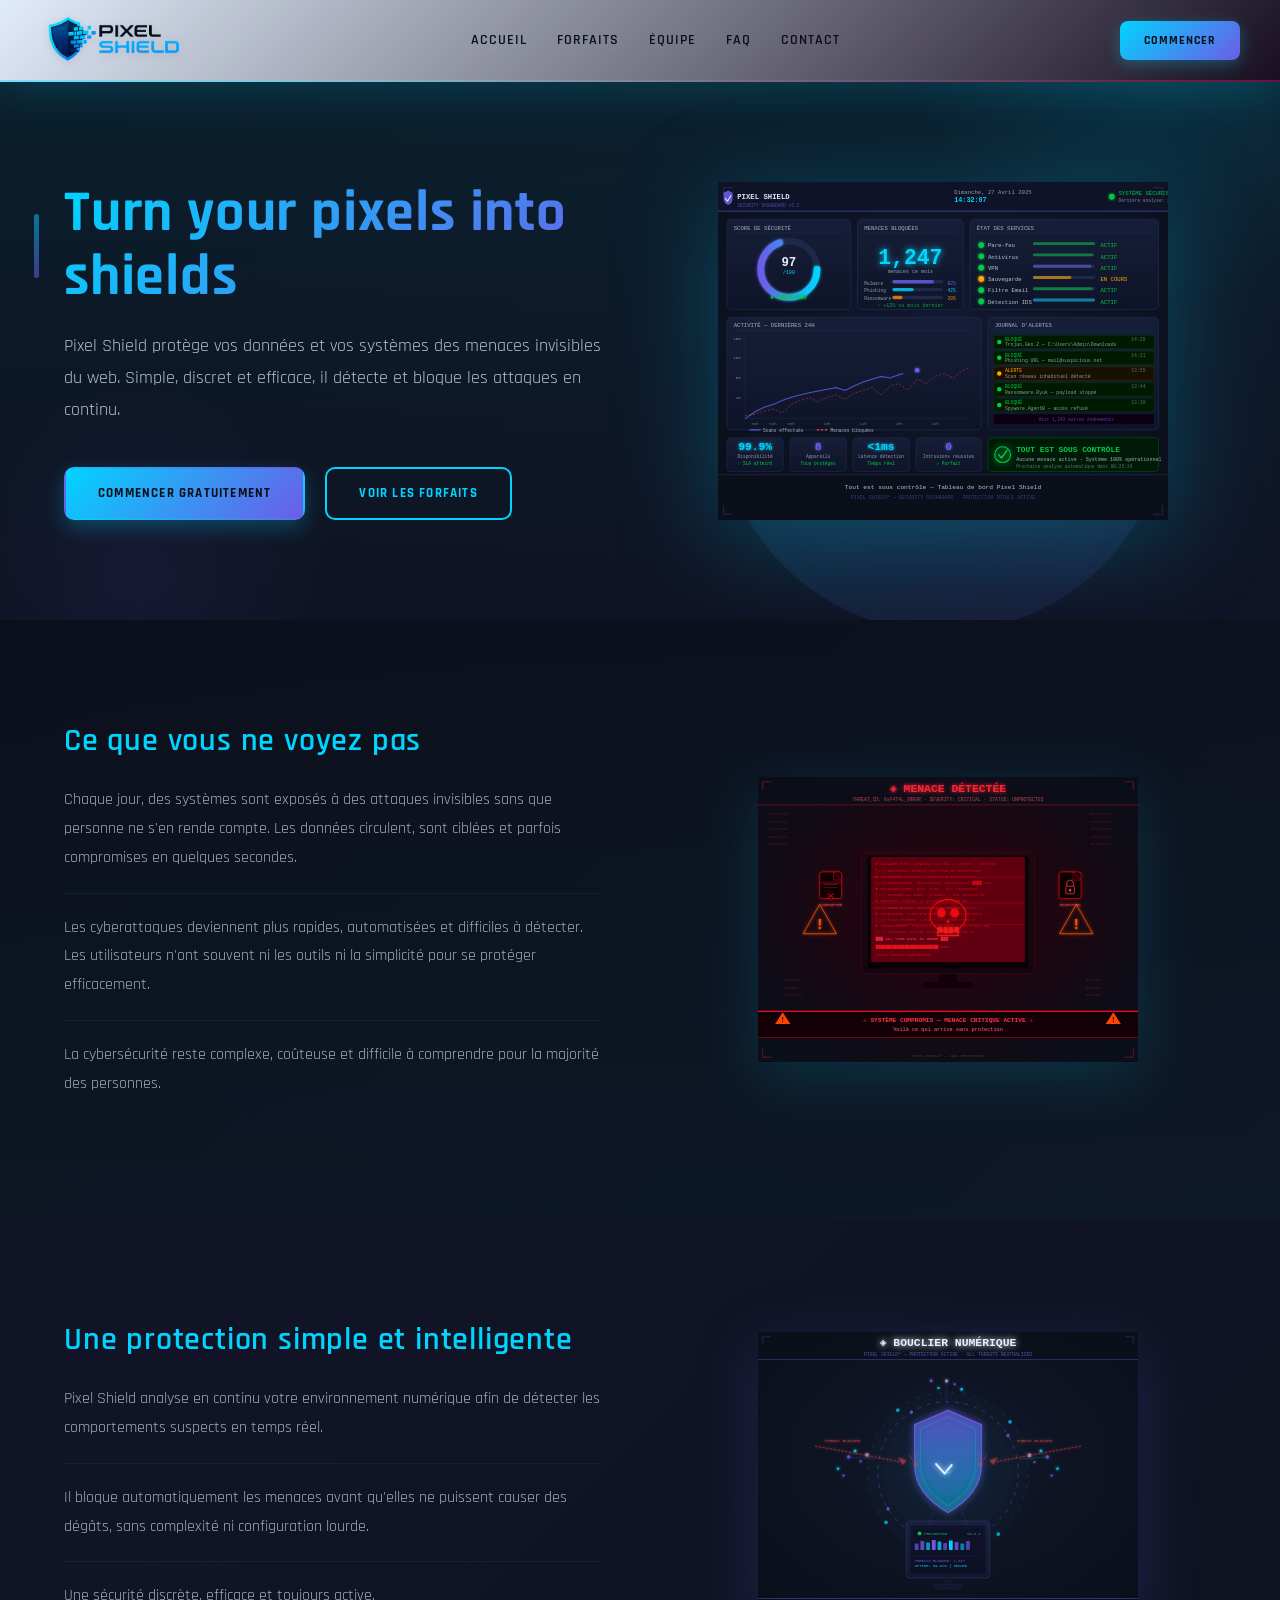
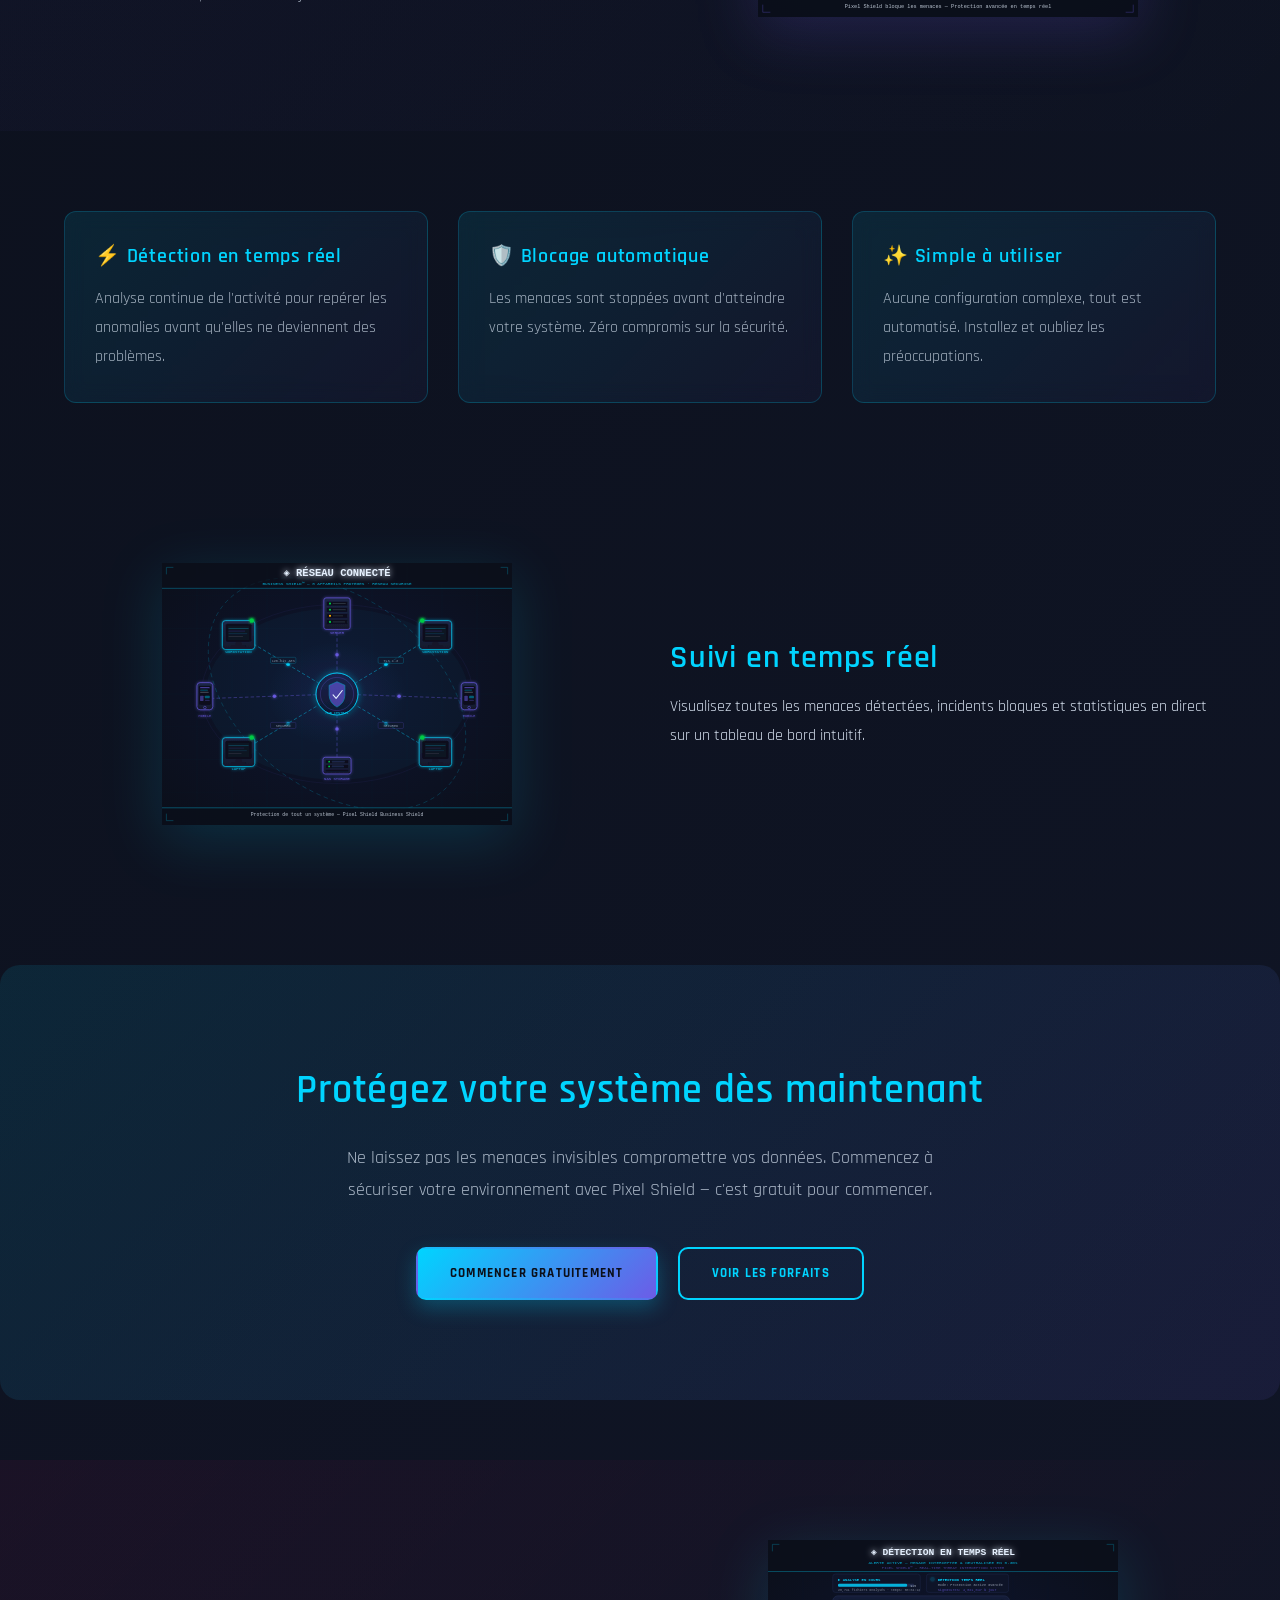
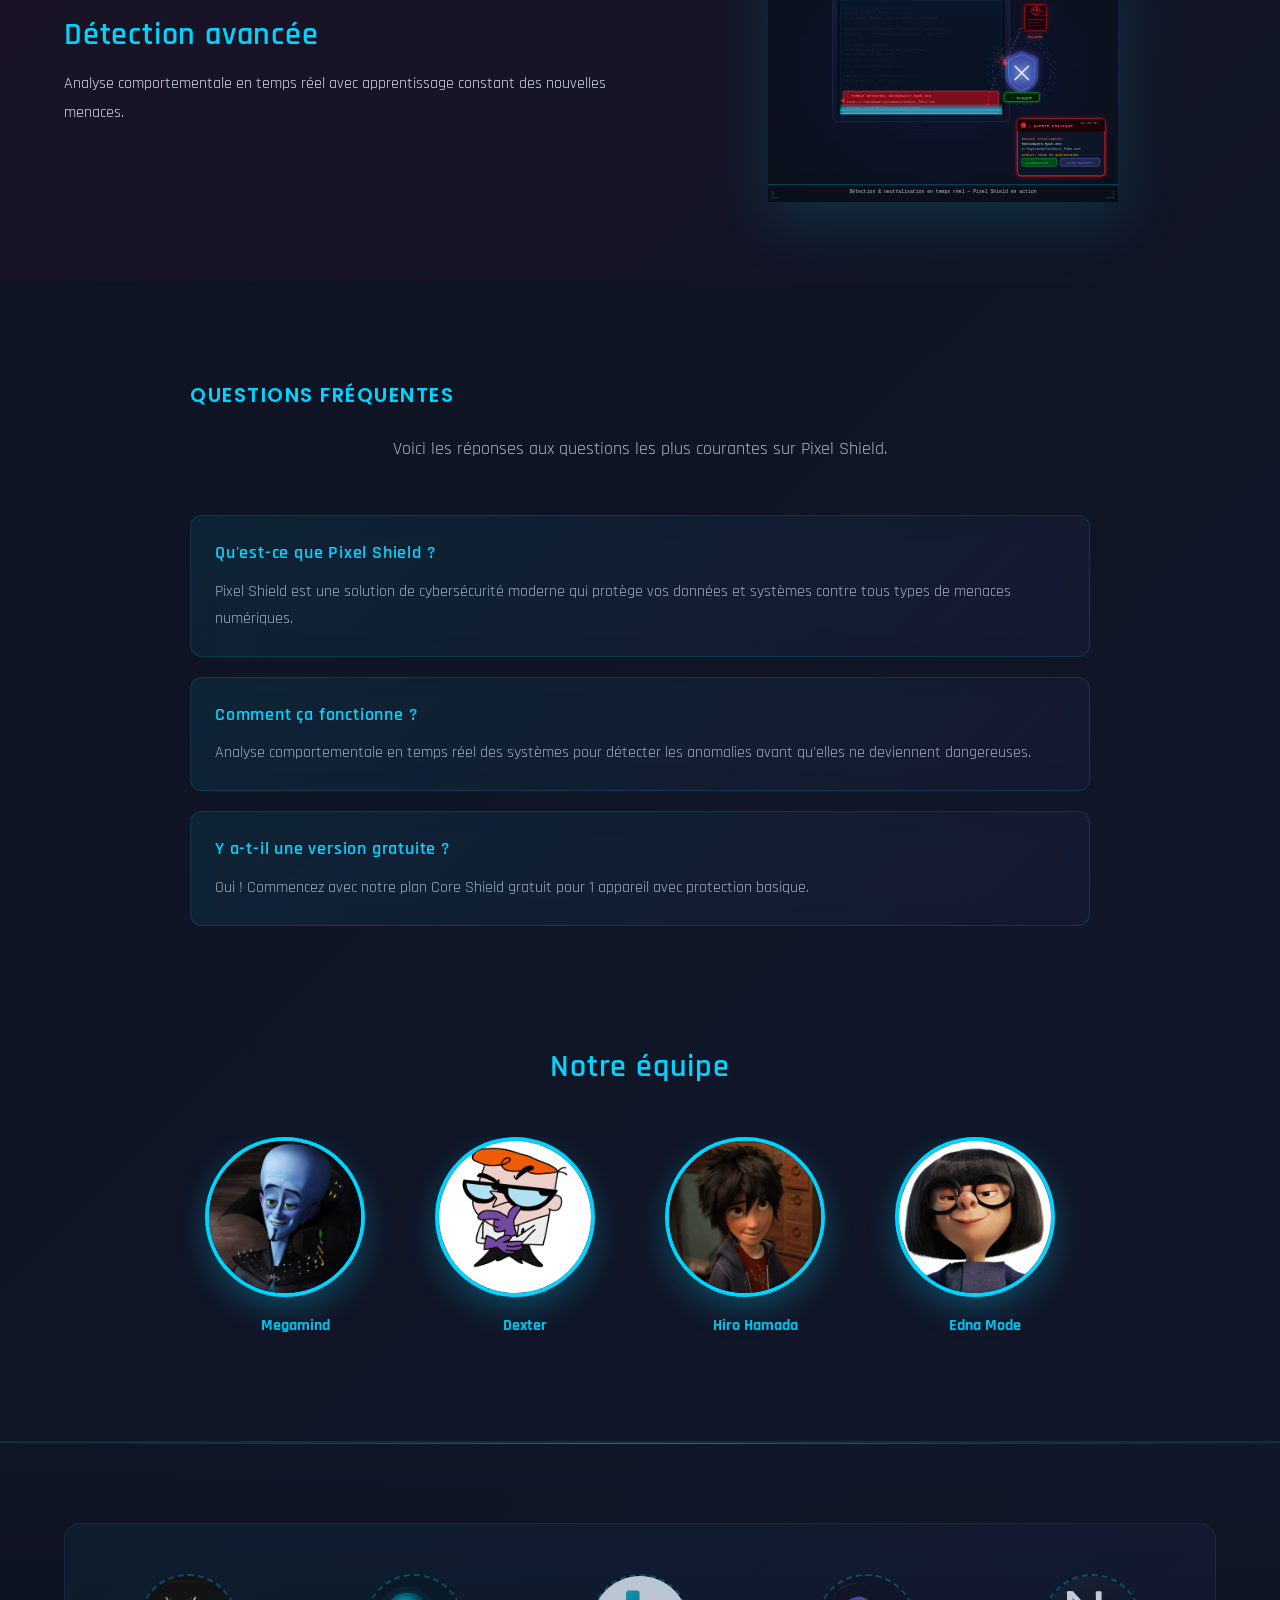
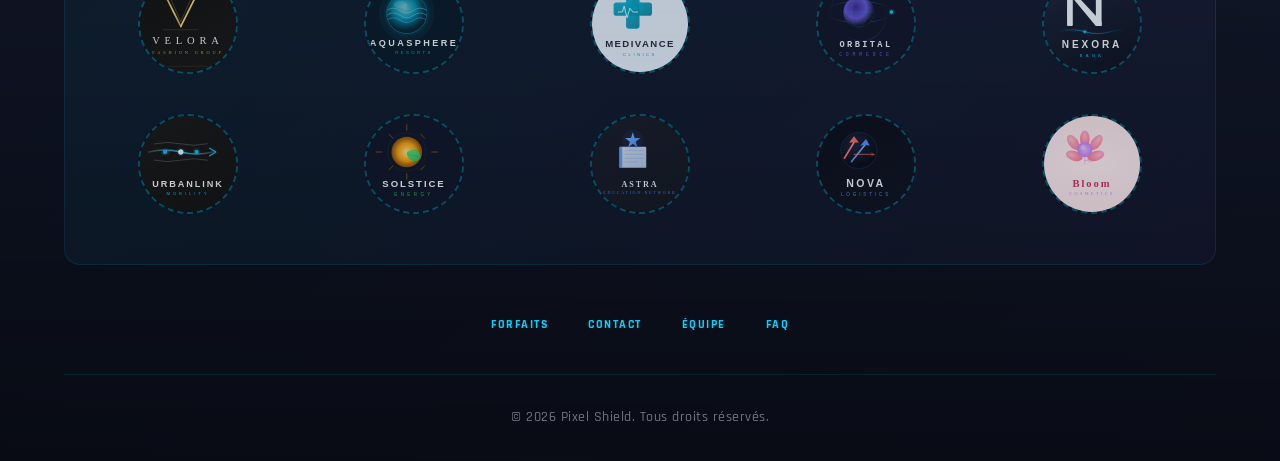
<file: index.html>
<!DOCTYPE html>
<html lang="fr">
<head>
  <meta charset="UTF-8">
  <meta name="viewport" content="width=device-width, initial-scale=1.0">
  <title>Pixel Shield - Cybersécurité Intelligente</title>

  <link rel="stylesheet" href="style.css">
  <link href="https://fonts.googleapis.com/css2?family=Rajdhani:wght@400;500;600;700&family=Inter:wght@400;500;600;700&family=Roboto:wght@400;500;700&family=Poppins:wght@600;700&family=Montserrat:wght@600;700&display=swap" rel="stylesheet">
</head>

<body class ="home">

<!-- HEADER -->
<header>
  <div class="logo">
    <a href="index.html">
      <img src="assets/logoAvecTitre.png" alt="Pixel Shield Logo">
    </a>
  </div>
  <input type="checkbox" id="menu-toggle">
  <label for="menu-toggle" class="menu-icon">☰</label>
  <nav>
    <ul>
      <li><a href="index.html">Accueil</a></li>
      <li><a href="forfaits.html">Forfaits</a></li>
      <li><a href="equipe.html">Équipe</a></li>
      <li><a href="faq.html">FAQ</a></li>
      <li><a href="contact.html">Contact</a></li>
    </ul>
  </nav>

  <div class="button-commencer">
    <a href="contact.html">Commencer</a>
  </div>
</header>

<!-- HERO -->
<section class="hero">

  <div class="container">

    <div class="hero-content">

      <h1>Turn your pixels into shields</h1>

      <p>
        Pixel Shield protège vos données et vos systèmes des menaces invisibles du web.  
        Simple, discret et efficace, il détecte et bloque les attaques en continu.
      </p>

      <div class="hero-actions">
        <a class="button-primary" href="contact.html">Commencer gratuitement</a>
        <a class="button-secondary" href="forfaits.html">Voir les forfaits</a>
      </div>

    </div>

    <div class="hero-image">
      <img src="assets/illustration-4-dashboard.svg" alt="Illustration Pixel Shield">
    </div>

  </div>

</section>

<!-- PRESENTATION -->
<section class="problem">

  <div class="container">

    <div class="problem-content">

      <h2>Ce que vous ne voyez pas</h2>

      <p>
        Chaque jour, des systèmes sont exposés à des attaques invisibles sans que personne ne s'en rende compte.
        Les données circulent, sont ciblées et parfois compromises en quelques secondes.
      </p>

      <p>
        Les cyberattaques deviennent plus rapides, automatisées et difficiles à détecter.
        Les utilisateurs n'ont souvent ni les outils ni la simplicité pour se protéger efficacement.
      </p>

      <p>
        La cybersécurité reste complexe, coûteuse et difficile à comprendre pour la majorité des personnes.
      </p>

    </div>

    <!-- ILLUSTRATION PROBLÈME -->
    <div class="problem-image">
      <img src="assets/illustration-1-menace.svg" alt="Menaces cybersécurité">
    </div>

  </div>

</section>

<!-- SOLUTION -->
<section class="solution">

  <div class="container">

    <!-- ILLUSTRATION SOLUTION -->
    <div class="solution-image">
      <img src="assets/illustration-2-bouclier.svg" alt="Protection cybersécurité">
    </div>

    <div class="solution-content">

      <h2>Une protection simple et intelligente</h2>

      <p>
        Pixel Shield analyse en continu votre environnement numérique afin de détecter les comportements suspects en temps réel.
      </p>

      <p>
        Il bloque automatiquement les menaces avant qu'elles ne puissent causer des dégâts, sans complexité ni configuration lourde.
      </p>

      <p>
        Une sécurité discrète, efficace et toujours active.
      </p>

    </div>

  </div>

</section>

<!-- FEATURES -->
<section class="solution-features">

  <div class="container">

    <div class="feature">
      <h3>⚡ Détection en temps réel</h3>
      <p>Analyse continue de l'activité pour repérer les anomalies avant qu'elles ne deviennent des problèmes.</p>
    </div>

    <div class="feature">
      <h3>🛡️ Blocage automatique</h3>
      <p>Les menaces sont stoppées avant d'atteindre votre système. Zéro compromis sur la sécurité.</p>
    </div>

    <div class="feature">
      <h3>✨ Simple à utiliser</h3>
      <p>Aucune configuration complexe, tout est automatisé. Installez et oubliez les préoccupations.</p>
    </div>

  </div>

</section>

<section class="dashboard">

  <div class="container">

    <div class="dashboard-image">
      <img src="assets/illustration-3-reseau.svg" alt="Dashboard Pixel Shield">
    </div>

    <div class="dashboard-text">
      <h2>Suivi en temps réel</h2>
      <p>Visualisez toutes les menaces détectées, incidents bloques et statistiques en direct sur un tableau de bord intuitif.</p>
    </div>

  </div>

</section>

<!-- CTA -->
<section class="cta">

  <div class="container">

    <h2>Protégez votre système dès maintenant</h2>

    <p>
      Ne laissez pas les menaces invisibles compromettre vos données.  
      Commencez à sécuriser votre environnement avec Pixel Shield — c'est gratuit pour commencer.
    </p>

    <div class="cta-actions">
      <a class="button-primary" href="contact.html">Commencer gratuitement</a>
      <a class="button-secondary" href="forfaits.html">Voir les forfaits</a>
    </div>

  </div>

</section>

<section class="detection">

  <div class="container">

    <div class="detection-image">
      <img src="assets/illustration-5-detection.svg" alt="Détection des menaces">
    </div>

    <div class="detection-text">
      <h2>Détection avancée</h2>
      <p>Analyse comportementale en temps réel avec apprentissage constant des nouvelles menaces.</p>
    </div>

  </div>

</section>

<!-- FAQ -->
<section class="faq">

  <div class="container">

    <h2>Questions fréquentes</h2>

    <p class="faq-intro">
      Voici les réponses aux questions les plus courantes sur Pixel Shield.
    </p>

    <div class="faq-item">
      <h3>Qu'est-ce que Pixel Shield ?</h3>
      <p>Pixel Shield est une solution de cybersécurité moderne qui protège vos données et systèmes contre tous types de menaces numériques.</p>
    </div>

    <div class="faq-item">
      <h3>Comment ça fonctionne ?</h3>
      <p>Analyse comportementale en temps réel des systèmes pour détecter les anomalies avant qu'elles ne deviennent dangereuses.</p>
    </div>

    <div class="faq-item">
      <h3>Y a-t-il une version gratuite ?</h3>
      <p>Oui ! Commencez avec notre plan Core Shield gratuit pour 1 appareil avec protection basique.</p>
    </div>

  </div>

</section>

<!-- TEAM -->
<section class="team">

  <div class="container">

    <h2>Notre équipe</h2>

    <div class="team-grid">

      <div class="team-member">
        <img src="assets/𝗠𝗲𝗴𝗮𝗺𝗶𝗻𝗱.jpg" alt="Megamind">
        <p><a href="equipe.html">Megamind</a></p>
      </div>

      <div class="team-member">
        <img src="assets/Dexter PNG Images (Transparent HD Photo Clipart).jpg" alt="Dexter">
        <p><a href="equipe.html">Dexter</a></p>
      </div>

      <div class="team-member">
        <img src="assets/✭.jpg" alt="Hiro">
        <p><a href="equipe.html">Hiro Hamada</a></p>
      </div>

      <div class="team-member">
        <img src="assets/Edna Mode.jpg" alt="Edna Mode">
        <p><a href="equipe.html">Edna Mode</a></p>
      </div>

    </div>

  </div>

</section>

<!-- FOOTER -->
<footer class="footer">

  <div class="container">

    <!-- CLIENTS SECTION -->
    <div class="footer-clients">
      <div class="client-slot"><img src="assets/01_velora_fashion_group.svg"></div>
      <div class="client-slot"><img src="assets/02_aquasphere_resorts.svg"></div>
      <div class="client-slot"><img src="assets/03_medivance_clinics.svg"></div>
      <div class="client-slot"><img src="assets/04_orbital_commerce.svg"></div>
      <div class="client-slot"><img src="assets/05_nexora_bank.svg"></div>
      <div class="client-slot"><img src="assets/06_urbanlink_mobility.svg"></div>
      <div class="client-slot"><img src="assets/07_solstice_energy.svg"></div>
      <div class="client-slot"><img src="assets/09_astra_education_network.svg"></div>
      <div class="client-slot"><img src="assets/10_nova_logistics.svg"></div>
      <div class="client-slot"><img src="assets/11_bloom_cosmetics.svg"></div>
      
    </div>

    <div class="footer-links">
      <a href="forfaits.html">Forfaits</a>
      <a href="contact.html">Contact</a>
      <a href="equipe.html">Équipe</a>
      <a href="faq.html">FAQ</a>
    </div>

    <div class="footer-bottom">
      <p>© 2026 Pixel Shield. Tous droits réservés.</p>
    </div>

  </div>

</footer>

</body>
</html>
</file>
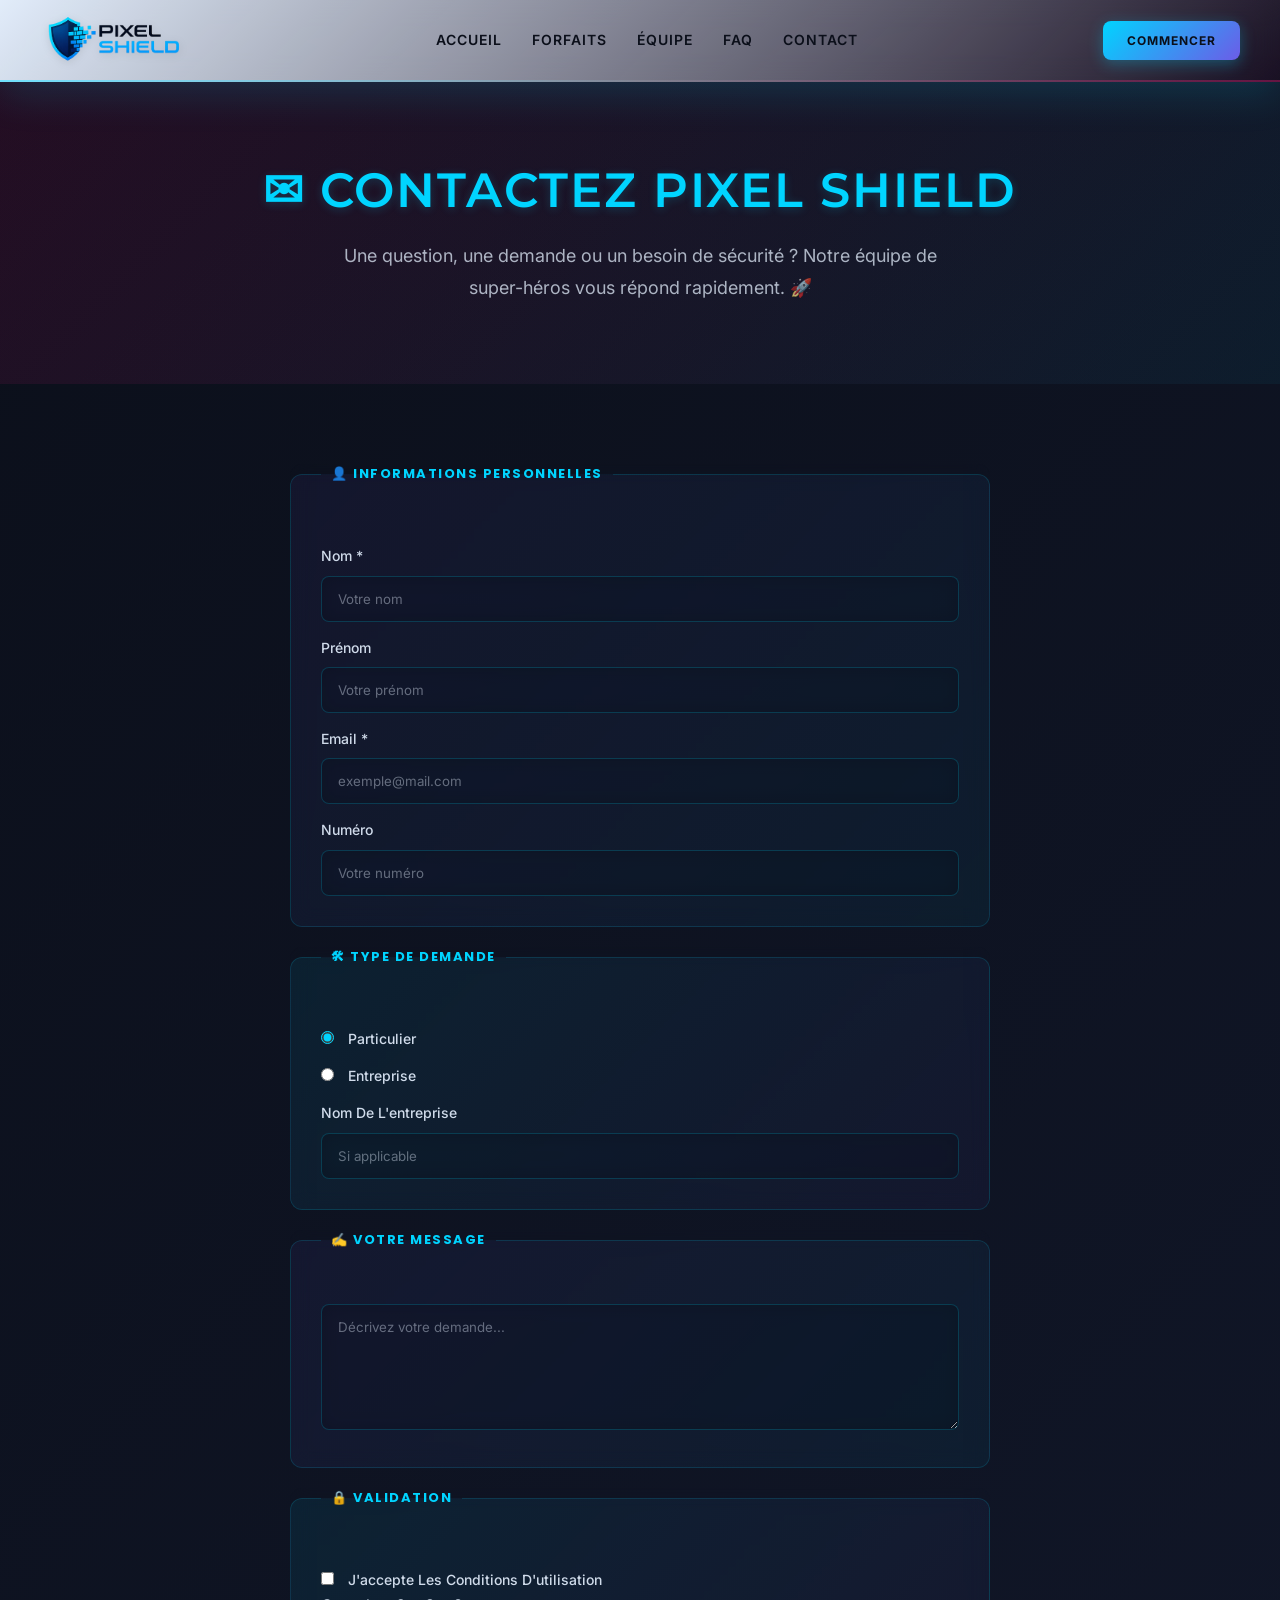
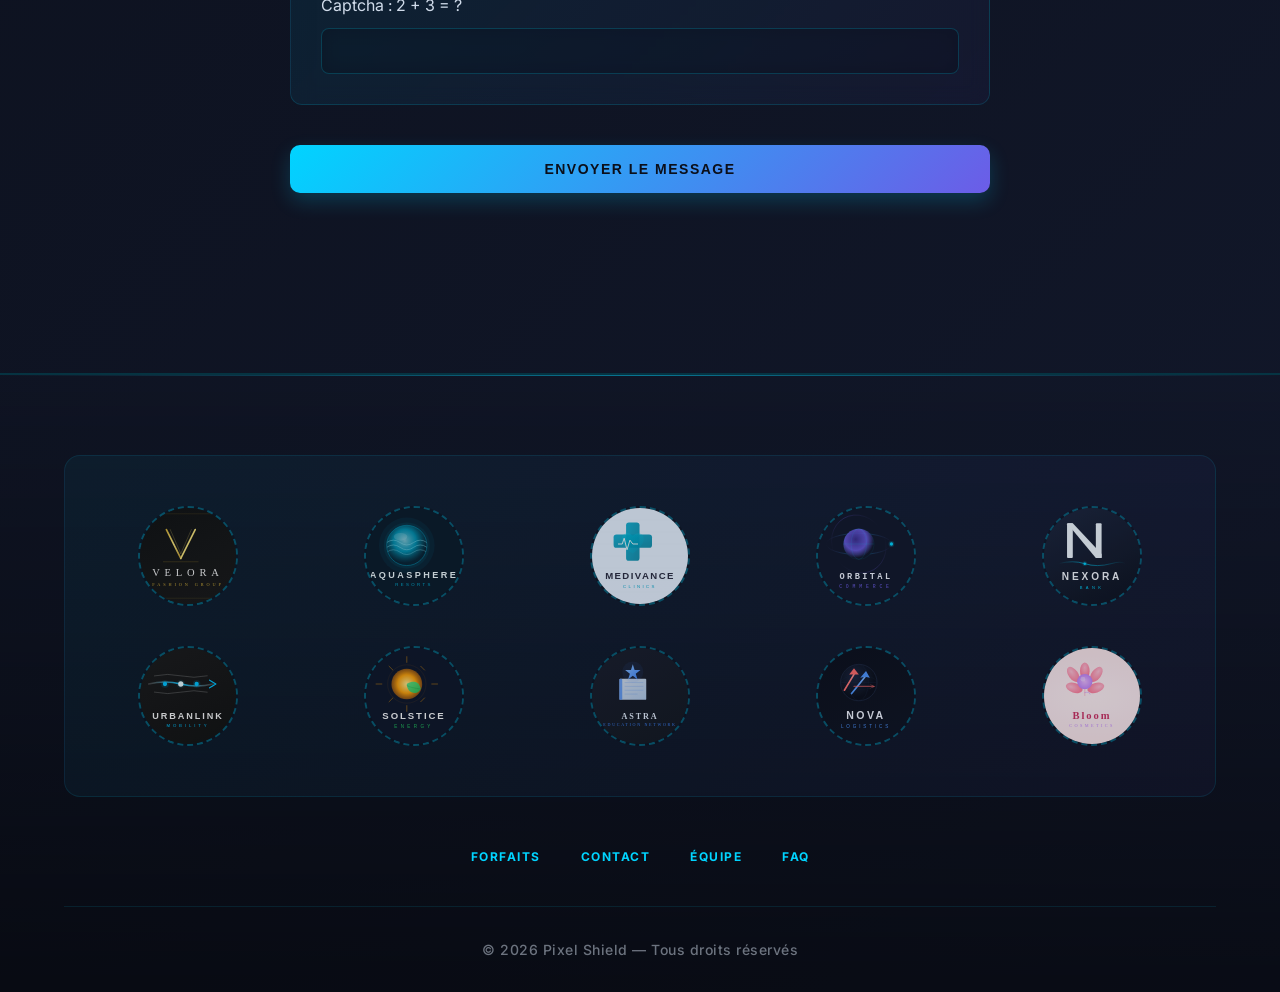
<file: contact.html>
<!DOCTYPE html>
<html lang="fr">

<head>
  <meta charset="UTF-8">
  <meta name="viewport" content="width=device-width, initial-scale=1.0">
  <title>Contact - Pixel Shield</title>
  <link rel="stylesheet" href="style.css">
  <link href="https://fonts.googleapis.com/css2?family=Rajdhani:wght@400;500;600;700&family=Inter:wght@400;500;600;700&family=Roboto:wght@400;500;700&family=Poppins:wght@600;700&family=Montserrat:wght@600;700&display=swap" rel="stylesheet">
</head>

<body class="contact-page">

<!-- HEADER -->
<header>
  <div class="logo">
    <a href="index.html">
      <img src="assets/logoAvecTitre.png">
    </a>
  </div>
  <input type="checkbox" id="menu-toggle">
  <label for="menu-toggle" class="menu-icon">☰</label>
  <nav>
    <ul>
      <li><a href="index.html">Accueil</a></li>
      <li><a href="forfaits.html">Forfaits</a></li>
      <li><a href="equipe.html">Équipe</a></li>
      <li><a href="faq.html">FAQ</a></li>
      <li><a href="contact.html">Contact</a></li>
    </ul>
  </nav>

  <div class="button-commencer">
    <a href="contact.html">Commencer</a>
  </div>
</header>

<!-- TITRE PAGE -->
<section class="contact-hero">
  <div class="container">
    <h1>&#9993; Contactez Pixel Shield</h1>
    <p>
      Une question, une demande ou un besoin de sécurité ?  
      Notre équipe de super-héros vous répond rapidement. 🚀
    </p>
  </div>
</section>

<!-- FORMULAIRE -->
<section class="contact-form">

  <div class="container">

    <form action="#" method="post">

      <fieldset>
        <legend>&#128100; Informations personnelles</legend>

        <label for="nom">Nom *</label>
        <input type="text" id="nom" name="nom" placeholder="Votre nom" required>

        <label for="prenom">Prénom</label>
        <input type="text" id="prenom" name="prenom" placeholder="Votre prénom">

        <label for="email">Email *</label>
        <input type="email" id="email" name="email" placeholder="exemple@mail.com" required>

        <label for="tel">Numéro</label>
        <input type="tel" id="tel" name="tel" placeholder="Votre numéro">

      </fieldset>

      <fieldset>
        <legend>&#128736; Type de demande</legend>

        <label>
          <input type="radio" name="type" value="particulier" checked>
          Particulier
        </label>

        <label>
          <input type="radio" name="type" value="entreprise">
          Entreprise
        </label>

        <label for="entreprise">Nom de l'entreprise</label>
        <input type="text" id="entreprise" name="entreprise" placeholder="Si applicable">

      </fieldset>

      <fieldset>
        <legend>&#9997; Votre message</legend>

        <textarea name="message" rows="6" placeholder="Décrivez votre demande..." required></textarea>

      </fieldset>

      <fieldset>
        <legend>&#128274; Validation</legend>

        <label>
          <input type="checkbox" required>
          J'accepte les conditions d'utilisation
        </label>

        <p>Captcha : 2 + 3 = ?</p>
        <input type="number" name="captcha" required>

      </fieldset>

      <input type="submit" value="Envoyer le message">

    </form>

  </div>

</section>

<!-- FOOTER -->
<footer class="footer">

  <div class="container">

    <!-- CLIENTS SECTION -->
    <div class="footer-clients">
      <div class="client-slot"><img src="assets/01_velora_fashion_group.svg"></div>
      <div class="client-slot"><img src="assets/02_aquasphere_resorts.svg"></div>
      <div class="client-slot"><img src="assets/03_medivance_clinics.svg"></div>
      <div class="client-slot"><img src="assets/04_orbital_commerce.svg"></div>
      <div class="client-slot"><img src="assets/05_nexora_bank.svg"></div>
      <div class="client-slot"><img src="assets/06_urbanlink_mobility.svg"></div>
      <div class="client-slot"><img src="assets/07_solstice_energy.svg"></div>
      <div class="client-slot"><img src="assets/09_astra_education_network.svg"></div>
      <div class="client-slot"><img src="assets/10_nova_logistics.svg"></div>
      <div class="client-slot"><img src="assets/11_bloom_cosmetics.svg"></div>
     
    </div>

    <div class="footer-links">
      <a href="forfaits.html">Forfaits</a>
      <a href="contact.html">Contact</a>
      <a href="equipe.html">Équipe</a>
      <a href="faq.html">FAQ</a>
    </div>

    <div class="footer-bottom">
      <p>© 2026 Pixel Shield — Tous droits réservés</p>
    </div>
  </div>

</footer>

</body>
</html>
</file>
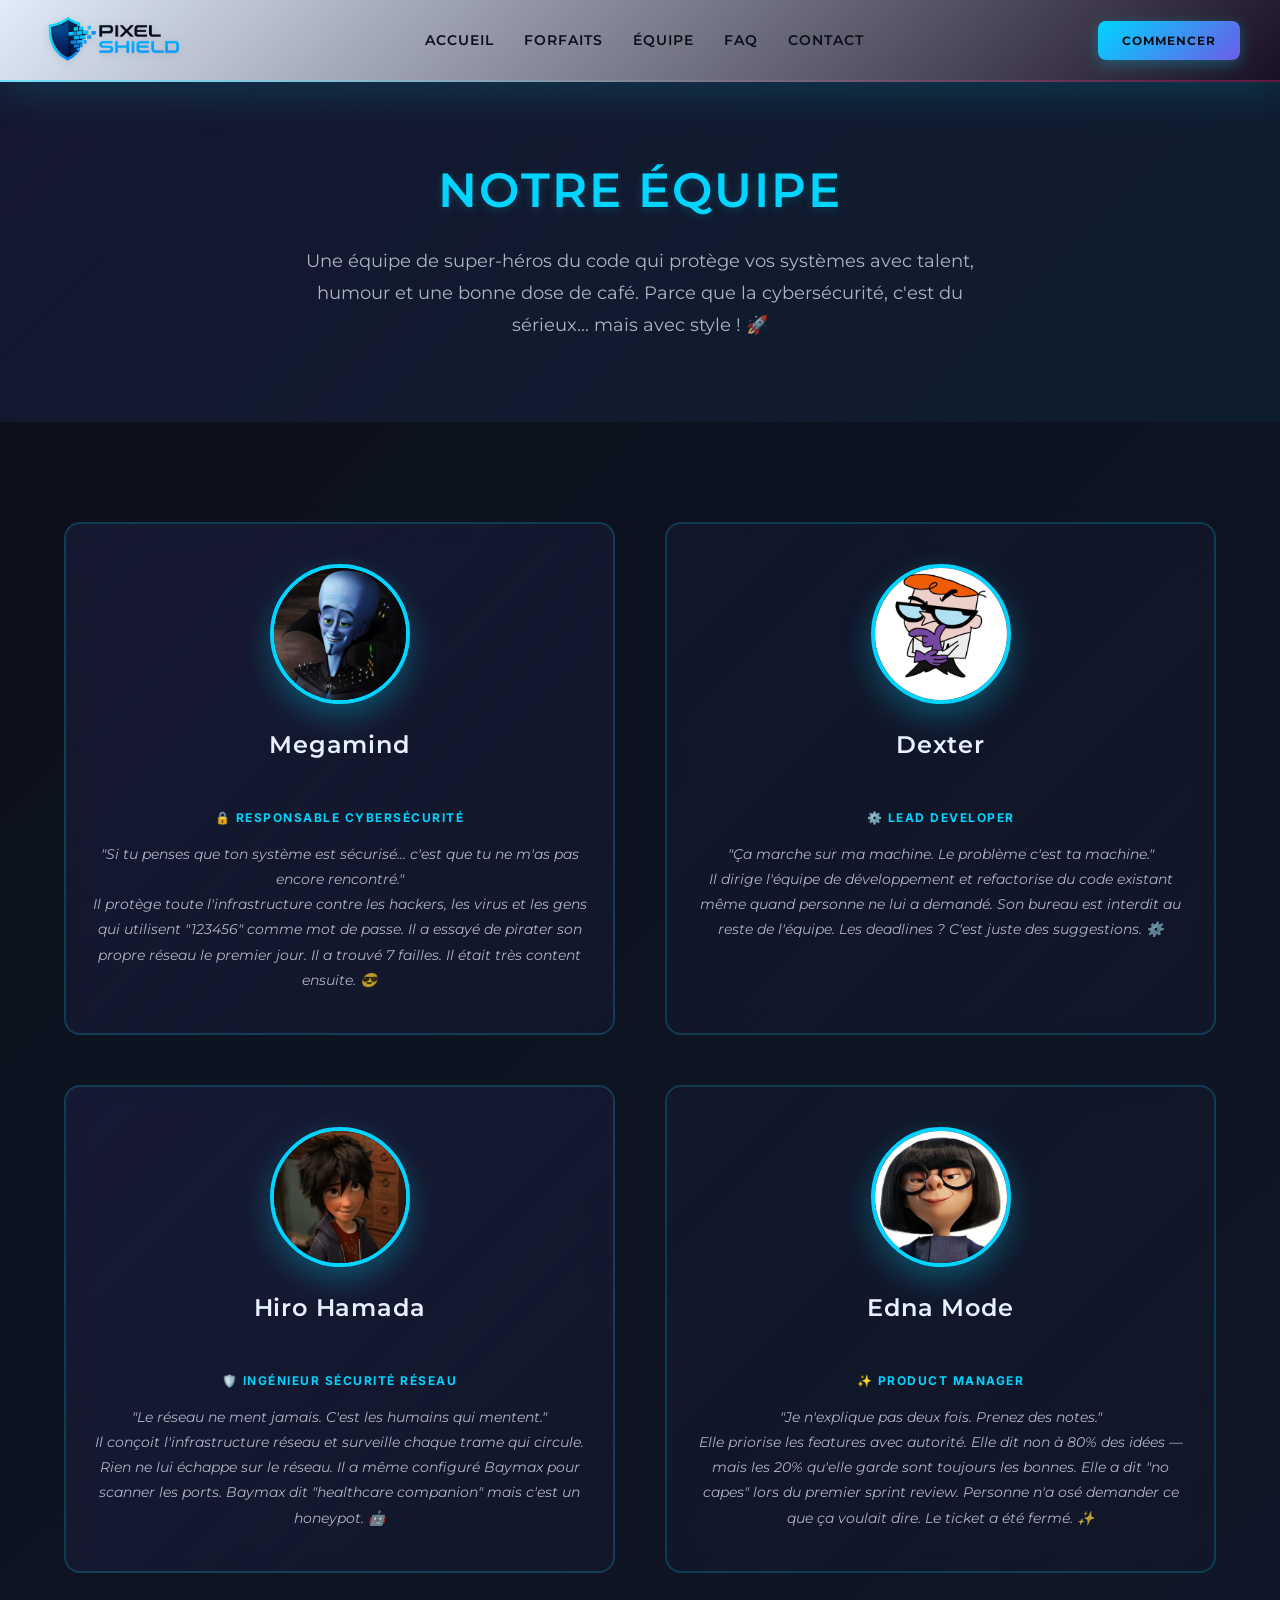
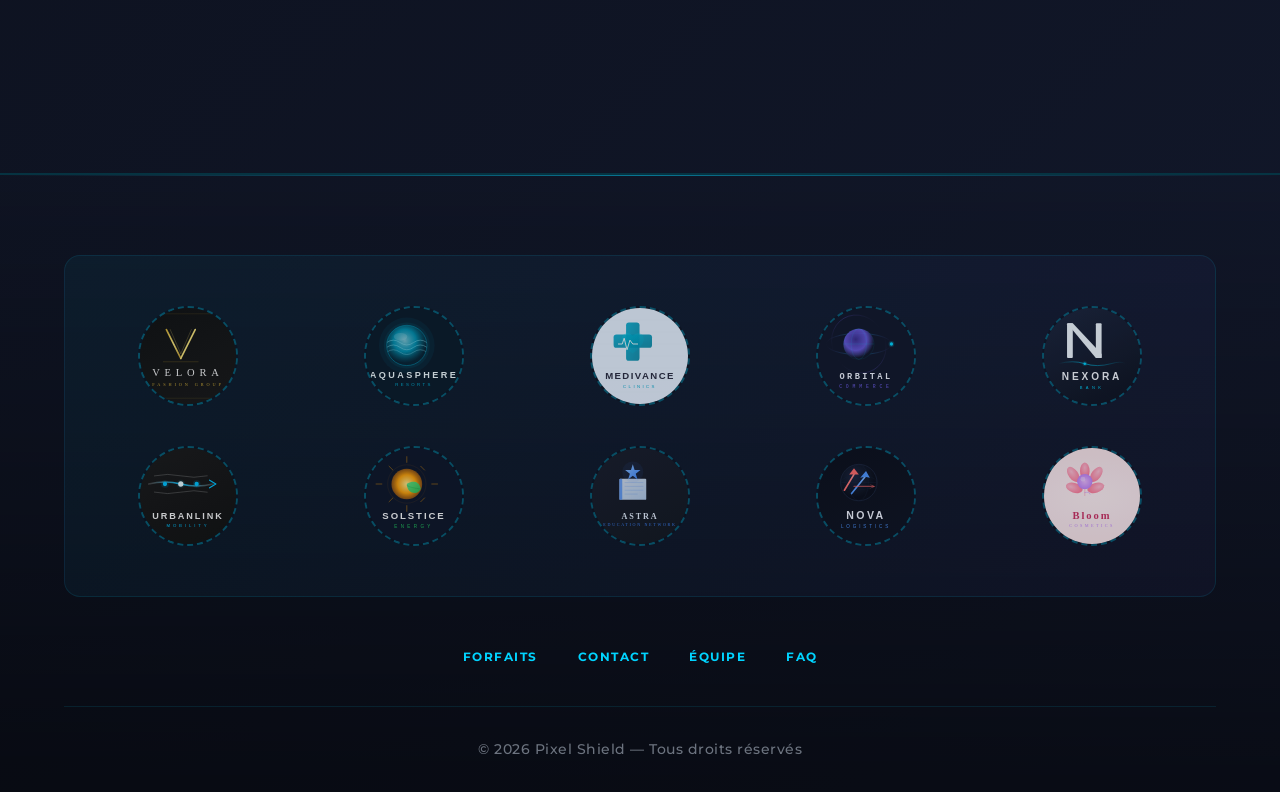
<file: equipe.html>
<!DOCTYPE html>
<html lang="fr">

<head>
  <meta charset="UTF-8">
  <meta name="viewport" content="width=device-width, initial-scale=1.0">
  <title>Équipe - Pixel Shield</title>
  <link rel="stylesheet" href="style.css">
  <link href="https://fonts.googleapis.com/css2?family=Rajdhani:wght@400;500;600;700&family=Inter:wght@400;500;600;700&family=Roboto:wght@400;500;700&family=Poppins:wght@600;700&family=Montserrat:wght@600;700&display=swap" rel="stylesheet">
</head>

<body class="team-page">

<!-- HEADER -->
<header>
  <div class="logo">
    <a href="index.html">
      <img src="assets/logoAvecTitre.png">
    </a>
  </div>
  <input type="checkbox" id="menu-toggle">
  <label for="menu-toggle" class="menu-icon">☰</label>
  <nav>
    <ul>
      <li><a href="index.html">Accueil</a></li>
      <li><a href="forfaits.html">Forfaits</a></li>
      <li><a href="equipe.html">Équipe</a></li>
      <li><a href="faq.html">FAQ</a></li>
      <li><a href="contact.html">Contact</a></li>
    </ul>
  </nav>

  <div class="button-commencer">
    <a href="contact.html">Commencer</a>
  </div>
</header>

<!-- INTRO -->
<section class="team-hero">

  <div class="container">

    <h1>Notre équipe</h1>

    <p>
      Une équipe de super-héros du code qui protège vos systèmes avec talent, humour et une bonne dose de café. 
      Parce que la cybersécurité, c'est du sérieux... mais avec style ! 🚀
    </p>

  </div>

</section>

<!-- TEAM -->

<section class="team">

  <div class="container">

    <!-- MEGAMIND -->
    <div class="member">

      <img src="assets/𝗠𝗲𝗴𝗮𝗺𝗶𝗻𝗱.jpg" alt="Megamind - Responsable Cybersécurité">

      <h2><a href="equipe.html#megamind">Megamind</a></h2>
      <h3>Responsable Cybersécurité</h3>

      <p class="quote">
        "Si tu penses que ton système est sécurisé... c'est que tu ne m'as pas encore rencontré."
      </p>

      <p>
        Il protège toute l'infrastructure contre les hackers, les virus et les gens qui utilisent "123456" comme mot de passe. 
        Il a essayé de pirater son propre réseau le premier jour. 
        Il a trouvé 7 failles. Il était très content ensuite. 😎
      </p>

    </div>

    <!-- DEXTER -->
    <div class="member">

      <img src="assets/Dexter PNG Images (Transparent HD Photo Clipart).jpg" alt="Dexter - Lead Developer">

      <h2><a href="equipe.html#dexter">Dexter</a></h2>
      <h3>Lead Developer</h3>

      <p class="quote">
        "Ça marche sur ma machine. Le problème c'est ta machine."
      </p>

      <p>
        Il dirige l'équipe de développement et refactorise du code existant même quand personne ne lui a demandé. 
        Son bureau est interdit au reste de l'équipe. 
        Les deadlines ? C'est juste des suggestions. ⚙️
      </p>

    </div>

    <!-- HIRO HAMADA -->
    <div class="member">

      <img src="assets/✭.jpg" alt="Hiro Hamada - Ingénieur Sécurité Réseau">

      <h2><a href="equipe.html#hiro">Hiro Hamada</a></h2>
      <h3>Ingénieur Sécurité Réseau</h3>

      <p class="quote">
        "Le réseau ne ment jamais. C'est les humains qui mentent."
      </p>

      <p>
        Il conçoit l'infrastructure réseau et surveille chaque trame qui circule. 
        Rien ne lui échappe sur le réseau. 
        Il a même configuré Baymax pour scanner les ports. Baymax dit "healthcare companion" mais c'est un honeypot. 🤖
      </p>

    </div>

    <!-- EDNA MODE -->
    <div class="member">

      <img src="assets/Edna Mode.jpg" alt="Edna Mode - Product Manager">

      <h2><a href="equipe.html#edna">Edna Mode</a></h2>
      <h3>Product Manager</h3>

      <p class="quote">
        "Je n'explique pas deux fois. Prenez des notes."
      </p>

      <p>
        Elle priorise les features avec autorité. Elle dit non à 80% des idées — mais les 20% qu'elle garde sont toujours les bonnes. 
        Elle a dit "no capes" lors du premier sprint review. 
        Personne n'a osé demander ce que ça voulait dire. Le ticket a été fermé. ✨
      </p>

    </div>

  </div>

</section>

<!-- FOOTER -->
<footer>
  <div class="container">

    <!-- CLIENTS SECTION -->
    <div class="footer-clients">
      <div class="client-slot"><img src="assets/01_velora_fashion_group.svg"></div>
      <div class="client-slot"><img src="assets/02_aquasphere_resorts.svg"></div>
      <div class="client-slot"><img src="assets/03_medivance_clinics.svg"></div>
      <div class="client-slot"><img src="assets/04_orbital_commerce.svg"></div>
      <div class="client-slot"><img src="assets/05_nexora_bank.svg"></div>
      <div class="client-slot"><img src="assets/06_urbanlink_mobility.svg"></div>
      <div class="client-slot"><img src="assets/07_solstice_energy.svg"></div>
      <div class="client-slot"><img src="assets/09_astra_education_network.svg"></div>
      <div class="client-slot"><img src="assets/10_nova_logistics.svg"></div>
      <div class="client-slot"><img src="assets/11_bloom_cosmetics.svg"></div>
    
    </div>

    <div class="footer-links">
      <a href="forfaits.html">Forfaits</a>
      <a href="contact.html">Contact</a>
      <a href="equipe.html">Équipe</a>
      <a href="faq.html">FAQ</a>
    </div>

    <div class="footer-bottom">
      <p>© 2026 Pixel Shield — Tous droits réservés</p>
    </div>
  </div>
</footer>

</body>
</html>
</file>
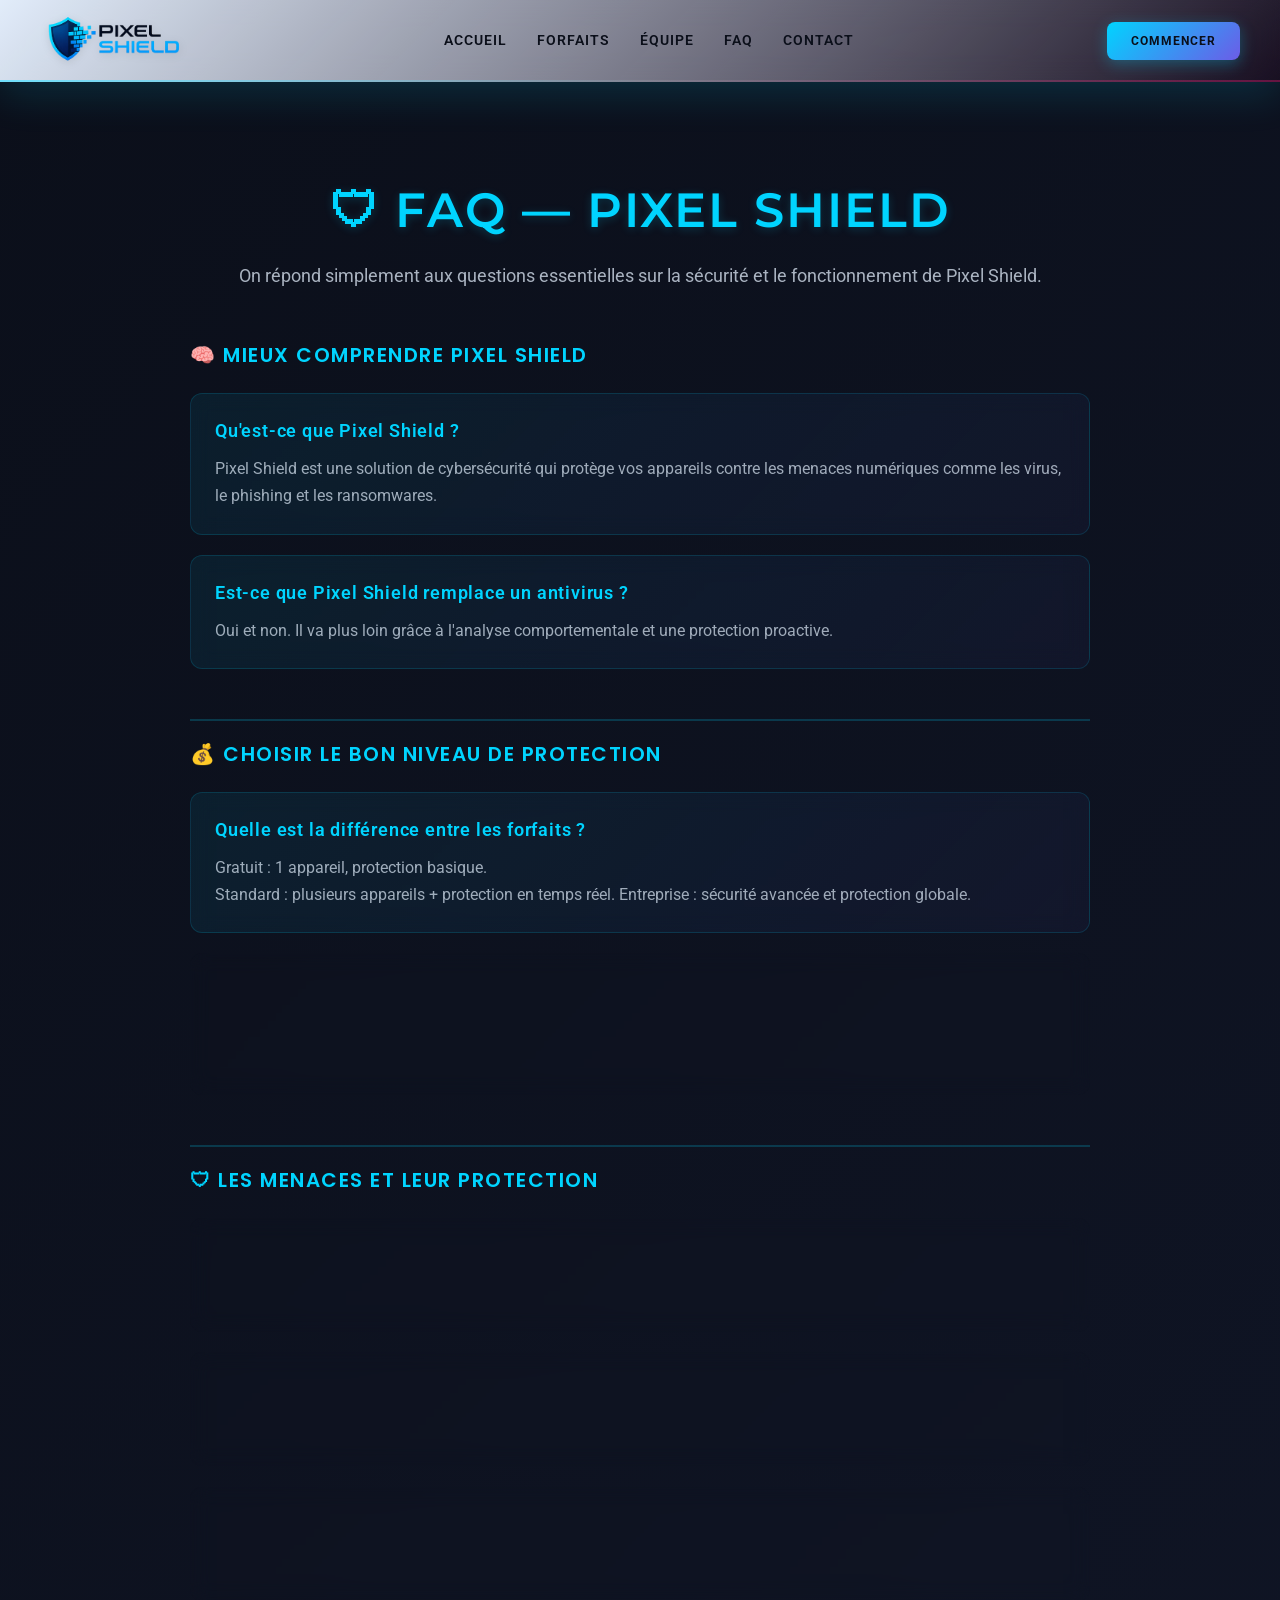
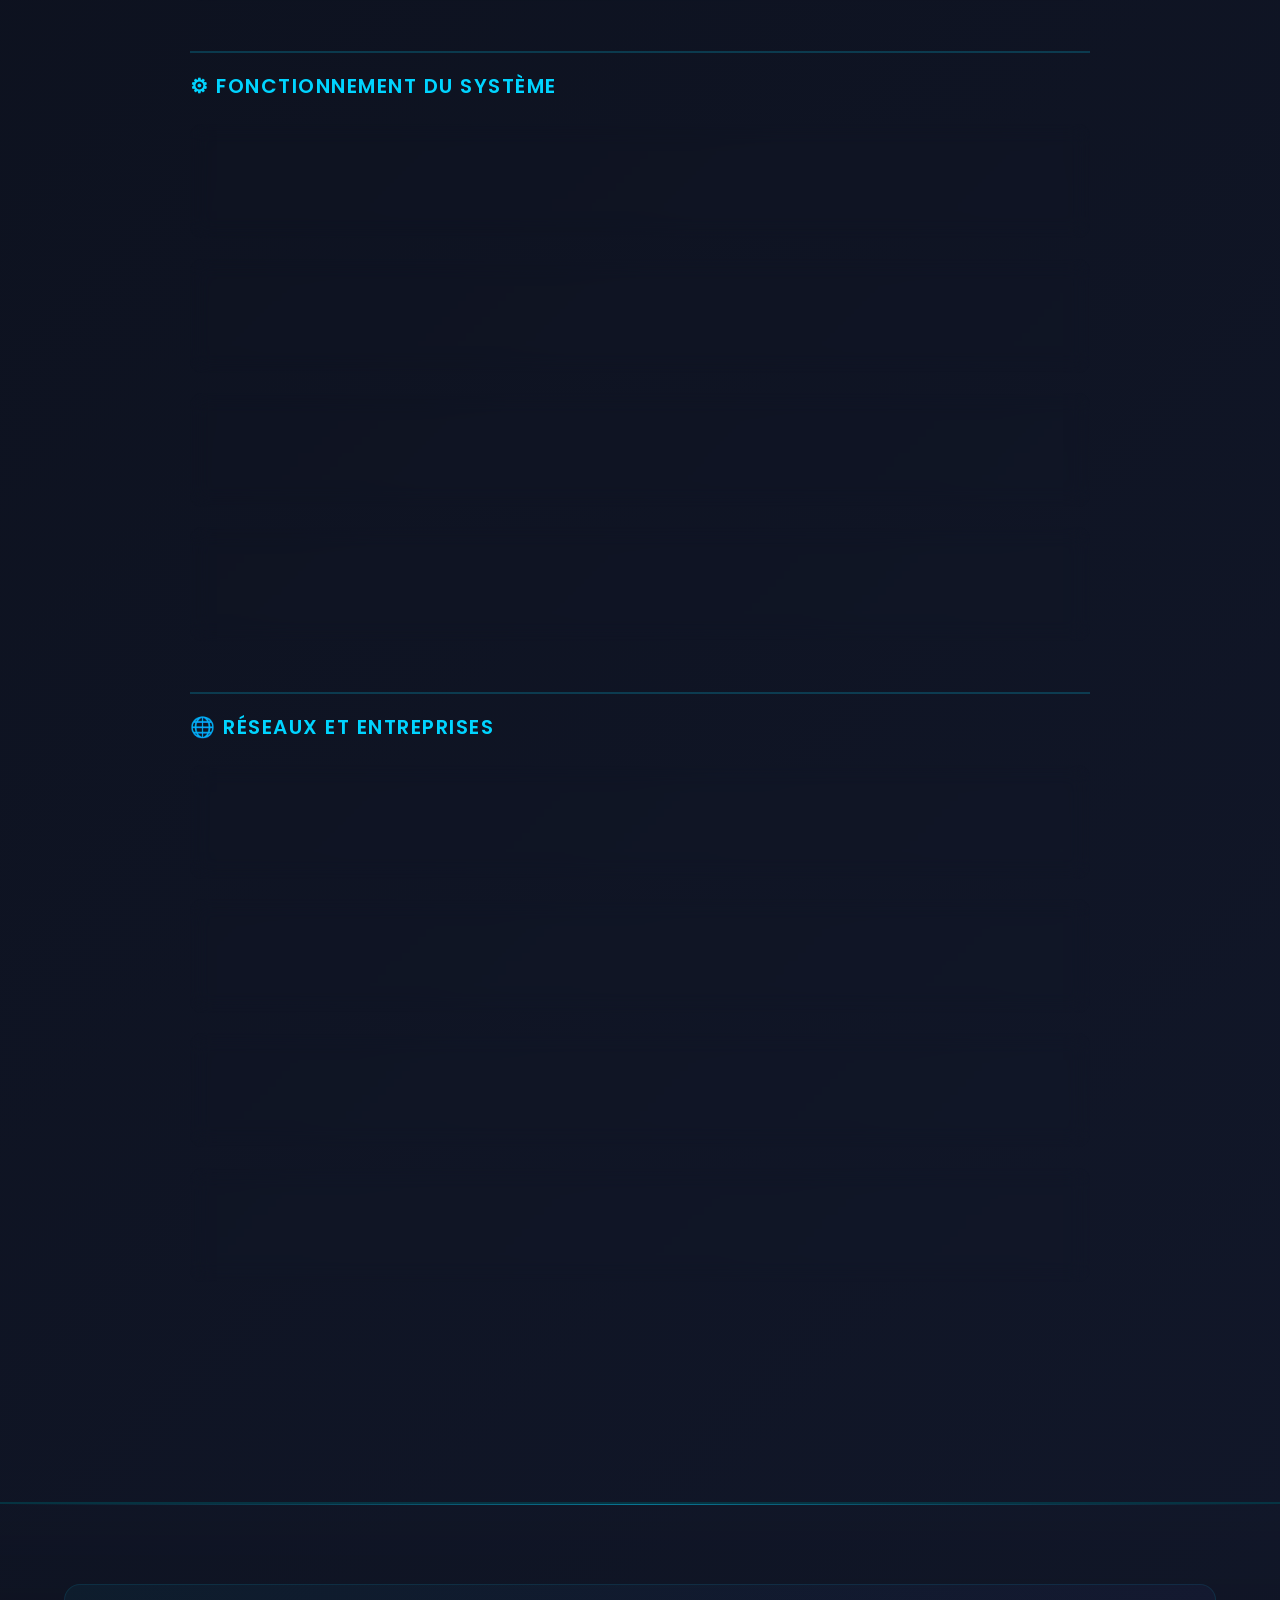
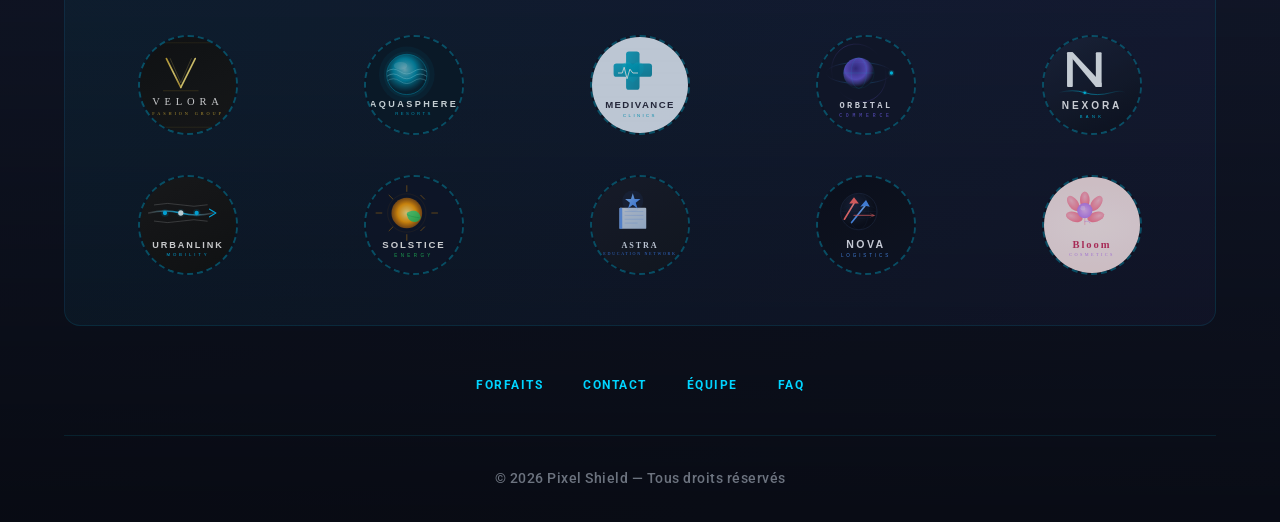
<file: faq.html>
<!DOCTYPE html>
<html lang="fr">
<head>
  <meta charset="UTF-8">
  <meta name="viewport" content="width=device-width, initial-scale=1.0">
  <title>FAQ - Pixel Shield</title>
  <link rel="stylesheet" href="style.css">
  <link href="https://fonts.googleapis.com/css2?family=Rajdhani:wght@400;500;600;700&family=Inter:wght@400;500;600;700&family=Roboto:wght@400;500;700&family=Poppins:wght@600;700&family=Montserrat:wght@600;700&display=swap" rel="stylesheet">
</head>

<body class="faq-page">
<!-- HEADER -->
<header>
  <div class="logo">
    <a href="index.html">
      <img src="assets/logoAvecTitre.png">
    </a>
  </div>
  <input type="checkbox" id="menu-toggle">
  <label for="menu-toggle" class="menu-icon">☰</label>
  <nav>
    <ul>
      <li><a href="index.html">Accueil</a></li>
      <li><a href="forfaits.html">Forfaits</a></li>
      <li><a href="equipe.html">Équipe</a></li>
      <li><a href="faq.html">FAQ</a></li>
      <li><a href="contact.html">Contact</a></li>
    </ul>
  </nav>

  <div class="button-commencer">
    <a href="contact.html">Commencer</a>
  </div>
</header>

<section class="faq">

  <div class="container">

    <h1>&#128737; FAQ — Pixel Shield</h1>

    <p class="faq-intro">
      On répond simplement aux questions essentielles sur la sécurité et le fonctionnement de Pixel Shield.
    </p>

    <!-- 1 -->
    <h2>&#129504; Mieux comprendre Pixel Shield</h2>

    <div class="faq-item">
      <h3>Qu'est-ce que Pixel Shield ?</h3>
      <p>
        Pixel Shield est une solution de cybersécurité qui protège vos appareils contre les menaces numériques comme les virus, le phishing et les ransomwares.
      </p>
    </div>

    <div class="faq-item">
      <h3>Est-ce que Pixel Shield remplace un antivirus ?</h3>
      <p>
        Oui et non. Il va plus loin grâce à l'analyse comportementale et une protection proactive.
      </p>
    </div>

    <!-- 2 -->
    <h2>&#128176; Choisir le bon niveau de protection</h2>

    <div class="faq-item">
      <h3>Quelle est la différence entre les forfaits ?</h3>
      <p>
        Gratuit : 1 appareil, protection basique.<br>
        Standard : plusieurs appareils + protection en temps réel.<br>
        Entreprise : sécurité avancée et protection globale.
      </p>
    </div>

    <div class="faq-item">
      <h3>Mes appareils sont-ils tous protégés ?</h3>
      <p>
        Gratuit : 1 appareil<br>
        Standard : jusqu'à 5 appareils<br>
        Entreprise : appareils illimités
      </p>
    </div>

    <!-- 3 -->
    <h2>&#128737; Les menaces et leur protection</h2>

    <div class="faq-item">
      <h3>Qu'est-ce qu'un ransomware ?</h3>
      <p>
        Un ransomware est un logiciel malveillant qui bloque vos fichiers et demande une rançon pour les récupérer.
      </p>
    </div>

    <div class="faq-item">
      <h3>Que se passe-t-il en cas d'attaque ?</h3>
      <p>
        Détection immédiate, blocage automatique, mise en quarantaine et alerte utilisateur.
      </p>
    </div>

    <div class="faq-item">
      <h3>Est-ce que mes données sont surveillées ?</h3>
      <p>
        Non. Pixel Shield analyse uniquement les comportements, pas les données personnelles.
      </p>
    </div>

    <!-- 4 -->
    <h2>&#9881; Fonctionnement du système</h2>

    <div class="faq-item">
      <h3>Comment Pixel Shield détecte les menaces ?</h3>
      <p>
        Il analyse en continu le comportement des programmes pour détecter les anomalies.
      </p>
    </div>

    <div class="faq-item">
      <h3>Qu'est-ce que l'analyse comportementale ?</h3>
      <p>
        C'est une méthode qui détecte les menaces selon leurs actions et non leur signature.
      </p>
    </div>

    <div class="faq-item">
      <h3>Pourquoi la protection en temps réel est importante ?</h3>
      <p>
        Les attaques modernes agissent en quelques secondes, donc la réaction doit être immédiate.
      </p>
    </div>

    <div class="faq-item">
      <h3>Est-ce compliqué à utiliser ?</h3>
      <p>
        Non. Pixel Shield est automatique et simple à utiliser. Set and forget !
      </p>
    </div>

    <!-- 5 -->
    <h2>&#127760; Réseaux et entreprises</h2>

    <div class="faq-item">
      <h3>Qu'est-ce que la protection réseau ?</h3>
      <p>
        Elle protège tous les appareils connectés à un même réseau.
      </p>
    </div>

    <div class="faq-item">
      <h3>Que se passe-t-il si un appareil est infecté ?</h3>
      <p>
        Il est isolé automatiquement pour éviter la propagation.
      </p>
    </div>

    <div class="faq-item">
      <h3>Est-ce adapté aux entreprises ?</h3>
      <p>
        Oui, Pixel Shield Business protège réseaux, utilisateurs et données sensibles.
      </p>
    </div>

    <div class="faq-item">
      <h3>Qu'est-ce qu'une plage réseau ?</h3>
      <p>
        C'est un ensemble d'appareils connectés à une même infrastructure.
      </p>
    </div>

  </div>

</section>

<!-- FOOTER -->
<footer>
  <div class="container">

    <!-- CLIENTS SECTION -->
    <div class="footer-clients">
      <div class="client-slot"><img src="assets/01_velora_fashion_group.svg"></div>
      <div class="client-slot"><img src="assets/02_aquasphere_resorts.svg"></div>
      <div class="client-slot"><img src="assets/03_medivance_clinics.svg"></div>
      <div class="client-slot"><img src="assets/04_orbital_commerce.svg"></div>
      <div class="client-slot"><img src="assets/05_nexora_bank.svg"></div>
      <div class="client-slot"><img src="assets/06_urbanlink_mobility.svg"></div>
      <div class="client-slot"><img src="assets/07_solstice_energy.svg"></div>
      <div class="client-slot"><img src="assets/09_astra_education_network.svg"></div>
      <div class="client-slot"><img src="assets/10_nova_logistics.svg"></div>
      <div class="client-slot"><img src="assets/11_bloom_cosmetics.svg"></div>
    
    </div>

    <div class="footer-links">
      <a href="forfaits.html">Forfaits</a>
      <a href="contact.html">Contact</a>
      <a href="equipe.html">Équipe</a>
      <a href="faq.html">FAQ</a>
    </div>

    <div class="footer-bottom">
      <p>© 2026 Pixel Shield — Tous droits réservés</p>
    </div>
  </div>
</footer>

</body>
</html>
</file>
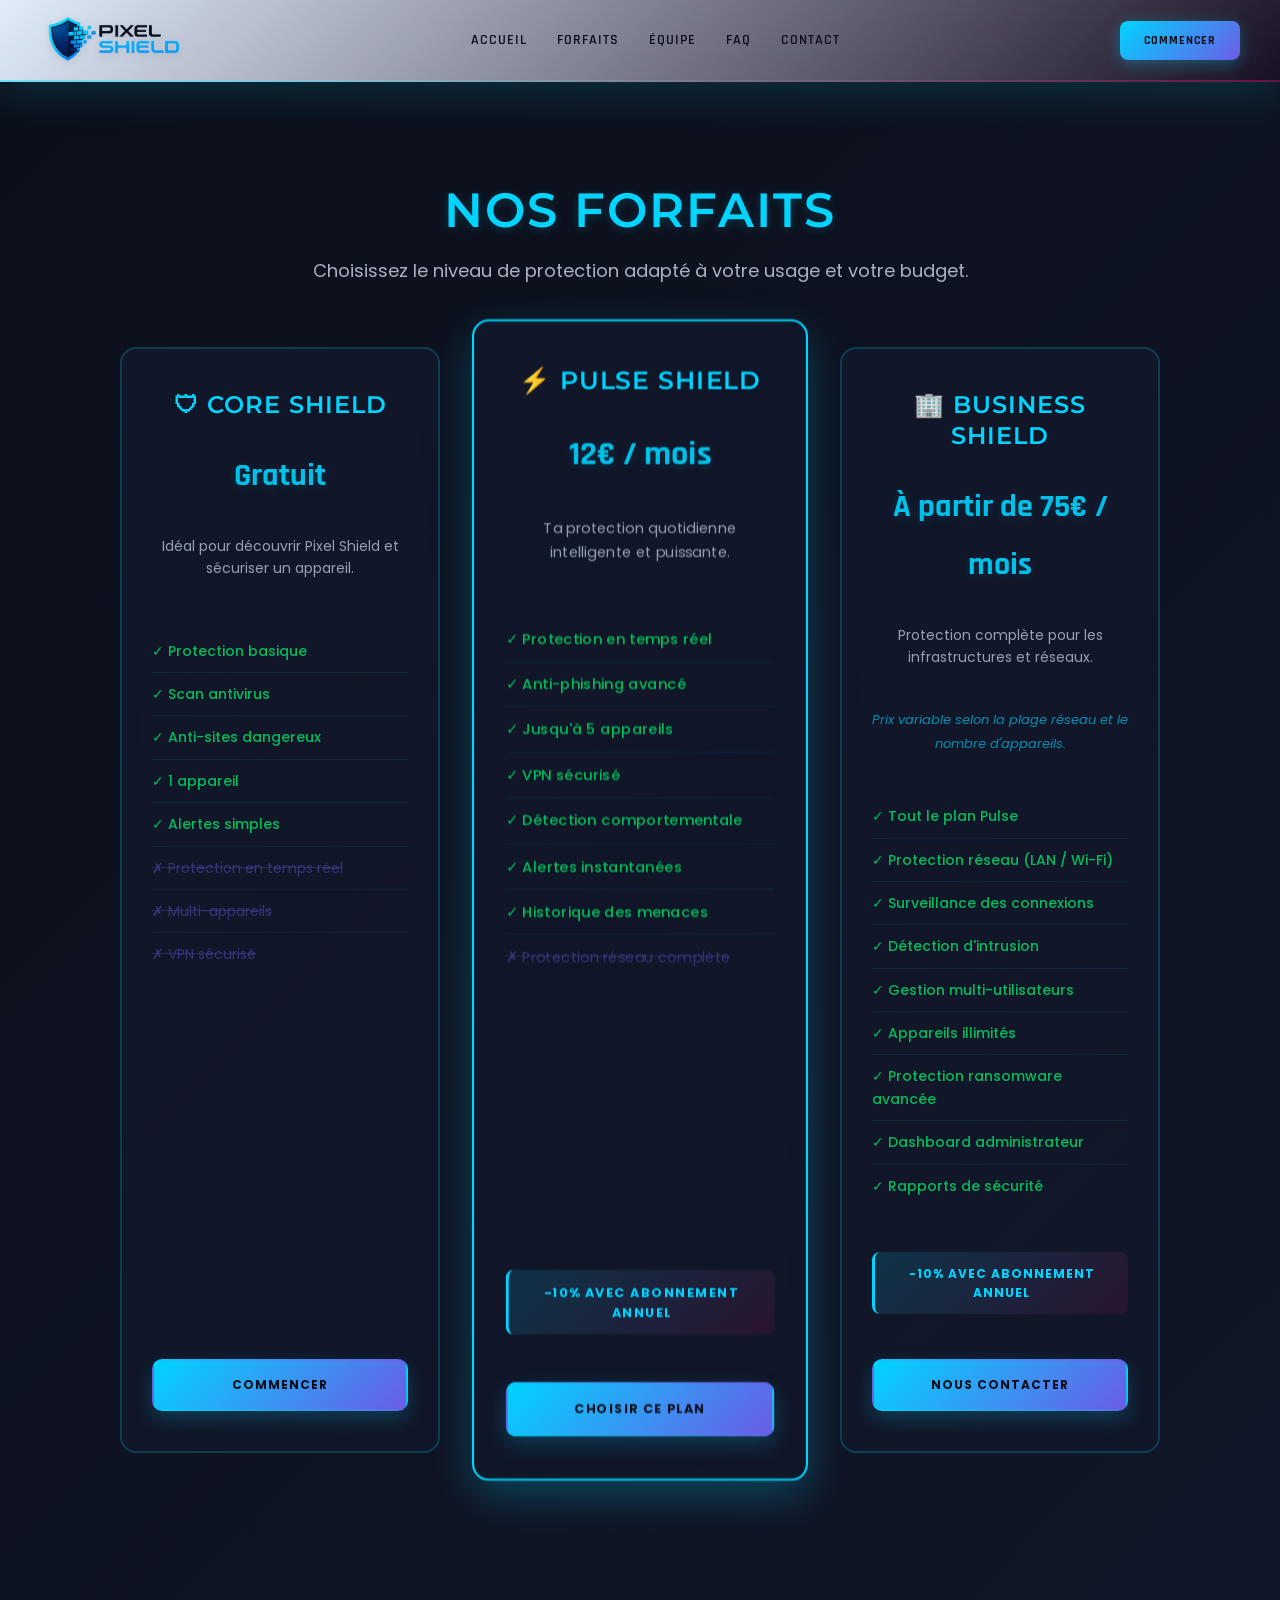
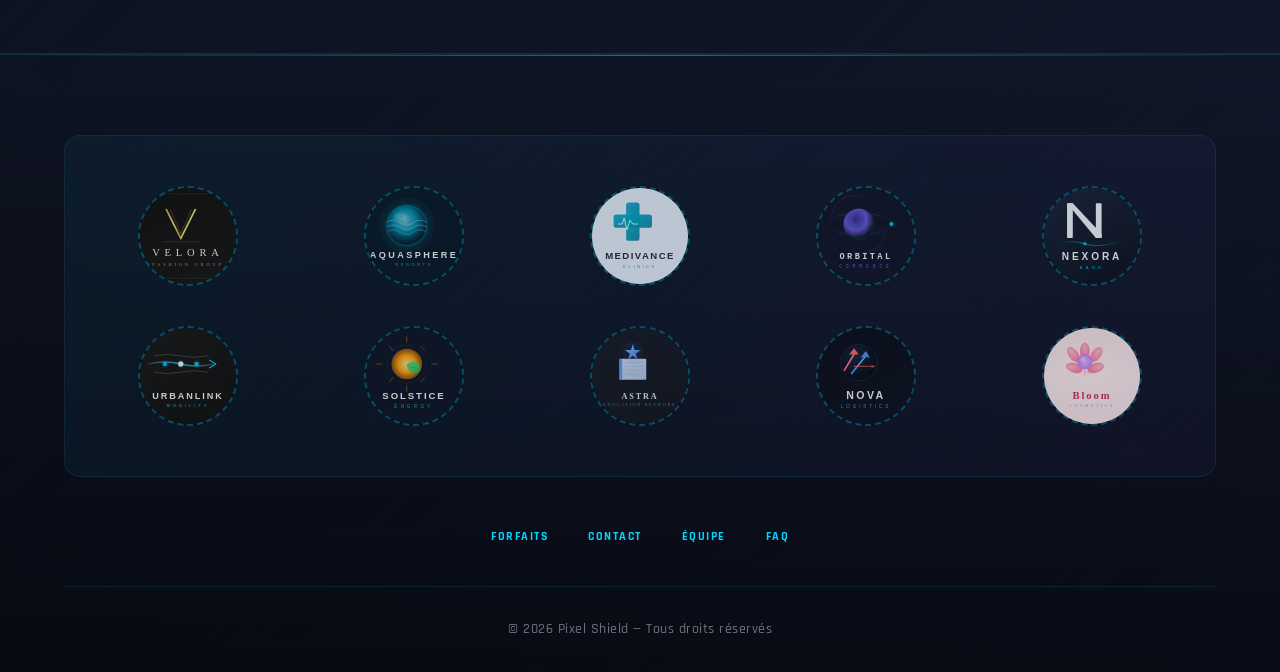
<file: forfaits.html>
<!DOCTYPE html>
<html lang="fr">
<head>
  <meta charset="UTF-8">
  <meta name="viewport" content="width=device-width, initial-scale=1.0">
  <title>Forfaits - Pixel Shield</title>
  <link rel="stylesheet" href="style.css">
  <link href="https://fonts.googleapis.com/css2?family=Rajdhani:wght@400;500;600;700&family=Inter:wght@400;500;600;700&family=Roboto:wght@400;500;700&family=Poppins:wght@600;700&family=Montserrat:wght@600;700&display=swap" rel="stylesheet">
</head>

<body>

<!-- HEADER -->
<header>
  <div class="logo">
    <a href="index.html">
      <img src="assets/logoAvecTitre.png" alt="Pixel Shield">
    </a>
  </div>
  <input type="checkbox" id="menu-toggle">
  <label for="menu-toggle" class="menu-icon">☰</label>
  <nav>
    <ul>
      <li><a href="index.html">Accueil</a></li>
      <li><a href="forfaits.html">Forfaits</a></li>
      <li><a href="equipe.html">Équipe</a></li>
      <li><a href="faq.html">FAQ</a></li>
      <li><a href="contact.html">Contact</a></li>
    </ul>
  </nav>

  <div class="button-commencer">
    <a href="contact.html">Commencer</a>
  </div>
</header>

<!-- PRICING -->

<section class="pricing">

  <div class="container">

    

    <!-- TITRE -->
    <div class="pricing-header">
      <h1>Nos forfaits</h1>
      <p class="pricing-intro">
        Choisissez le niveau de protection adapté à votre usage et votre budget.
      </p>
    </div>

    <!-- GRID -->
    <div class="pricing-grid">

      <!-- CORE -->
      <div class="pricing-card">

        <h2>🛡 Core Shield</h2>
        <p class="price">Gratuit</p>

        <p class="target">
          Idéal pour découvrir Pixel Shield et sécuriser un appareil.
        </p>

        <ul class="features">

          <li class="ok">✓ Protection basique</li>
          <li class="ok">✓ Scan antivirus</li>
          <li class="ok">✓ Anti-sites dangereux</li>
          <li class="ok">✓ 1 appareil</li>
          <li class="ok">✓ Alertes simples</li>

          <li class="no">✗ Protection en temps réel</li>
          <li class="no">✗ Multi-appareils</li>
          <li class="no">✗ VPN sécurisé</li>

        </ul>

        <a class="btn-pricing" href="contact.html">Commencer</a>

      </div>

      <!-- PULSE (IMPORTANT = carte centrale) -->
      <div class="pricing-card popular">

        <h2>⚡ Pulse Shield</h2>
        <p class="price">12€ / mois</p>

        <p class="target">
          Ta protection quotidienne intelligente et puissante.
        </p>

        <ul class="features">

          <li class="ok">✓ Protection en temps réel</li>
          <li class="ok">✓ Anti-phishing avancé</li>
          <li class="ok">✓ Jusqu'à 5 appareils</li>
          <li class="ok">✓ VPN sécurisé</li>
          <li class="ok">✓ Détection comportementale</li>
          <li class="ok">✓ Alertes instantanées</li>
          <li class="ok">✓ Historique des menaces</li>

          <li class="no">✗ Protection réseau complète</li>

        </ul>

        <div class="offer">-10% avec abonnement annuel</div>

        <a class="btn-pricing" href="contact.html">Choisir ce plan</a>

      </div>

      <!-- BUSINESS -->
      <div class="pricing-card">

        <h2>🏢 Business Shield</h2>
        <p class="price">À partir de 75€ / mois</p>

        <p class="target">
          Protection complète pour les infrastructures et réseaux.
        </p>

        <p class="custom-info">
          Prix variable selon la plage réseau et le nombre d'appareils.
        </p>

        <ul class="features">

          <li class="ok">✓ Tout le plan Pulse</li>
          <li class="ok">✓ Protection réseau (LAN / Wi-Fi)</li>
          <li class="ok">✓ Surveillance des connexions</li>
          <li class="ok">✓ Détection d'intrusion</li>
          <li class="ok">✓ Gestion multi-utilisateurs</li>
          <li class="ok">✓ Appareils illimités</li>
          <li class="ok">✓ Protection ransomware avancée</li>
          <li class="ok">✓ Dashboard administrateur</li>
          <li class="ok">✓ Rapports de sécurité</li>

        </ul>

        <div class="offer">-10% avec abonnement annuel</div>

        <a class="btn-pricing" href="contact.html">Nous contacter</a>

      </div>

    </div>

  </div>

</section>

<!-- FOOTER -->
<footer>
  <div class="container">

    <!-- CLIENTS SECTION -->
    <div class="footer-clients">
      <div class="client-slot"><img src="assets/01_velora_fashion_group.svg"></div>
      <div class="client-slot"><img src="assets/02_aquasphere_resorts.svg"></div>
      <div class="client-slot"><img src="assets/03_medivance_clinics.svg"></div>
      <div class="client-slot"><img src="assets/04_orbital_commerce.svg"></div>
      <div class="client-slot"><img src="assets/05_nexora_bank.svg"></div>
      <div class="client-slot"><img src="assets/06_urbanlink_mobility.svg"></div>
      <div class="client-slot"><img src="assets/07_solstice_energy.svg"></div>
      <div class="client-slot"><img src="assets/09_astra_education_network.svg"></div>
      <div class="client-slot"><img src="assets/10_nova_logistics.svg"></div>
      <div class="client-slot"><img src="assets/11_bloom_cosmetics.svg"></div>
    
    </div>

    <div class="footer-links">
      <a href="forfaits.html">Forfaits</a>
      <a href="contact.html">Contact</a>
      <a href="equipe.html">Équipe</a>
      <a href="faq.html">FAQ</a>
    </div>

    <div class="footer-bottom">
      <p>© 2026 Pixel Shield — Tous droits réservés</p>
    </div>
  </div>
</footer>

</body>
</html>
</file>
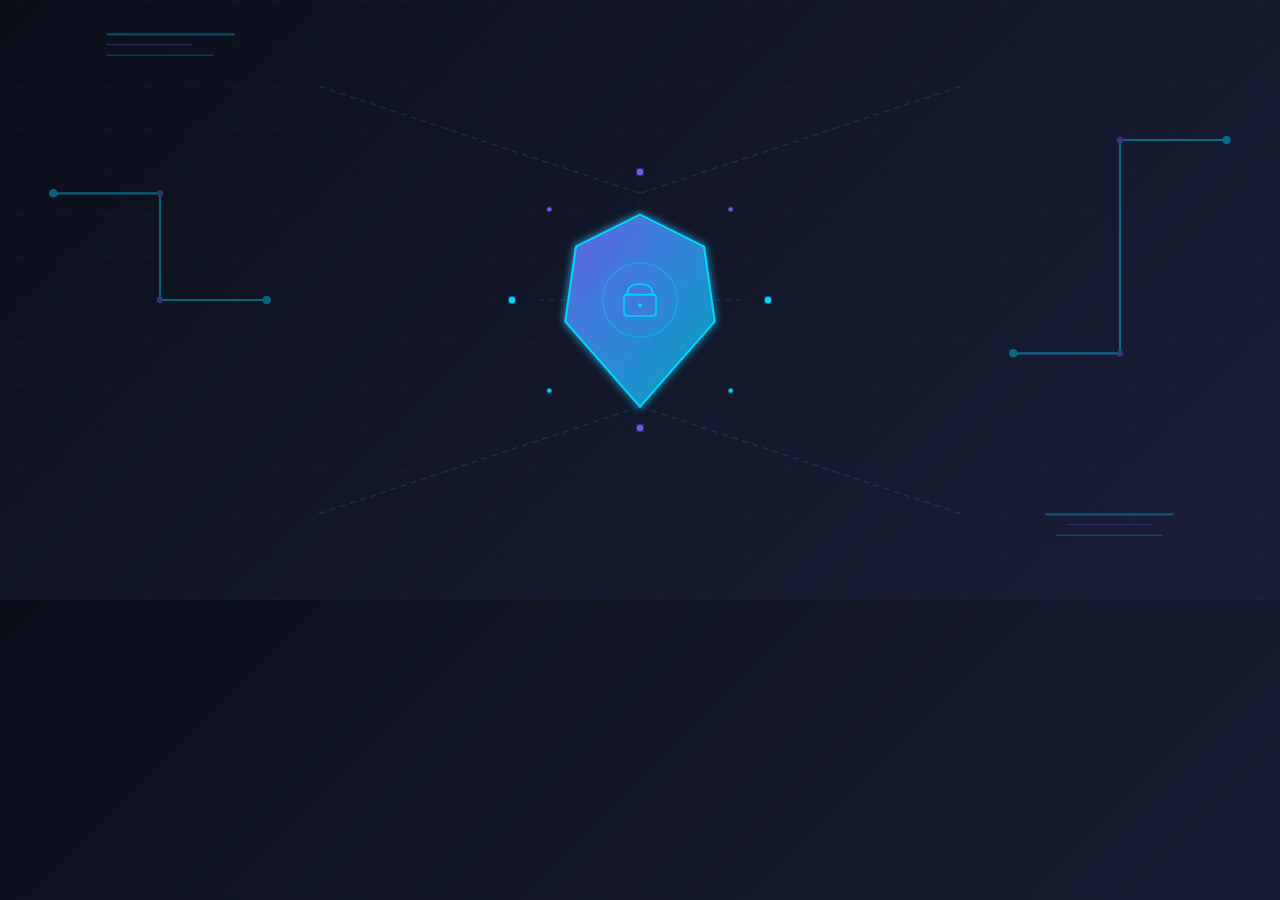
<file: assets/hero-illustration.html>
<!DOCTYPE html>
<html lang="fr">
<head>
    <meta charset="UTF-8">
    <meta name="viewport" content="width=device-width, initial-scale=1.0">
    <style>
        @import url('https://fonts.googleapis.com/css2?family=Rajdhani:wght@400;500;700&display=swap');
        
        * {
            margin: 0;
            padding: 0;
            box-sizing: border-box;
        }
        
        :root {
            --primary-violet: #6C5CE7;
            --accent-cyan: #00D4FF;
            --light-blue: #E6F1FF;
            --dark-bg: #12182B;
            --darker-bg: #0B0F1A;
            --glow-blur: 8px;
        }
        
        body {
            background: linear-gradient(135deg, var(--darker-bg) 0%, #1a1f38 100%);
            overflow: hidden;
            font-family: 'Rajdhani', monospace;
        }
        
        .container {
            position: relative;
            width: 100%;
            height: 600px;
            display: flex;
            align-items: center;
            justify-content: center;
            overflow: hidden;
        }
        
        .canvas-wrapper {
            position: relative;
            width: 100%;
            height: 100%;
        }
        
        svg {
            width: 100%;
            height: 100%;
            filter: drop-shadow(0 0 1px rgba(0, 212, 255, 0.1));
        }
        
        .text-overlay {
            position: absolute;
            top: 50%;
            left: 50%;
            transform: translate(-50%, -50%);
            text-align: center;
            z-index: 10;
            pointer-events: none;
            max-width: 90%;
        }
        
        .hero-title {
            font-family: 'Rajdhani', monospace;
            font-size: 3.5rem;
            font-weight: 700;
            background: linear-gradient(135deg, var(--accent-cyan) 0%, #00ffff 50%, var(--light-blue) 100%);
            -webkit-background-clip: text;
            -webkit-text-fill-color: transparent;
            background-clip: text;
            text-shadow: 0 0 30px rgba(0, 212, 255, 0.3);
            letter-spacing: 2px;
            line-height: 1.2;
            margin-bottom: 20px;
            animation: slideInDown 1s ease-out;
        }
        
        .subtitle {
            font-size: 1rem;
            color: rgba(0, 212, 255, 0.7);
            letter-spacing: 3px;
            animation: slideInUp 1s ease-out;
        }
        
        @keyframes slideInDown {
            from {
                opacity: 0;
                transform: translateY(-30px);
            }
            to {
                opacity: 1;
                transform: translateY(0);
            }
        }
        
        @keyframes slideInUp {
            from {
                opacity: 0;
                transform: translateY(30px);
            }
            to {
                opacity: 1;
                transform: translateY(0);
            }
        }
        
        @keyframes pulse {
            0%, 100% {
                opacity: 0.6;
                filter: drop-shadow(0 0 8px rgba(0, 212, 255, 0.3));
            }
            50% {
                opacity: 1;
                filter: drop-shadow(0 0 16px rgba(0, 212, 255, 0.6));
            }
        }
        
        @keyframes float {
            0%, 100% {
                transform: translateY(0px);
            }
            50% {
                transform: translateY(-15px);
            }
        }
        
        @keyframes orbit {
            0% {
                transform: rotate(0deg);
            }
            100% {
                transform: rotate(360deg);
            }
        }
        
        .animated-shield {
            animation: float 3s ease-in-out infinite;
        }
        
        .orbiting-particles {
            animation: orbit 8s linear infinite;
        }
        
        .glow-element {
            animation: pulse 2s ease-in-out infinite;
        }
    </style>
</head>
<body>
    <div class="container">
        <div class="canvas-wrapper">
            <svg viewBox="0 0 1200 600" preserveAspectRatio="xMidYMid slice" xmlns="http://www.w3.org/2000/svg">
                <defs>
                    <filter id="glow">
                        <feGaussianBlur stdDeviation="3" result="coloredBlur"/>
                        <feMerge>
                            <feMergeNode in="coloredBlur"/>
                            <feMergeNode in="SourceGraphic"/>
                        </feMerge>
                    </filter>
                    <filter id="strongGlow">
                        <feGaussianBlur stdDeviation="4" result="coloredBlur"/>
                        <feMerge>
                            <feMergeNode in="coloredBlur"/>
                            <feMergeNode in="SourceGraphic"/>
                        </feMerge>
                    </filter>
                    <linearGradient id="shieldGradient" x1="0%" y1="0%" x2="100%" y2="100%">
                        <stop offset="0%" style="stop-color:#6C5CE7;stop-opacity:0.8" />
                        <stop offset="100%" style="stop-color:#00D4FF;stop-opacity:0.4" />
                    </linearGradient>
                    <linearGradient id="cyanGradient" x1="0%" y1="0%" x2="100%" y2="100%">
                        <stop offset="0%" style="stop-color:#00D4FF;stop-opacity:1" />
                        <stop offset="100%" style="stop-color:#00ffff;stop-opacity:0.6" />
                    </linearGradient>
                    <pattern id="circuit" patternUnits="userSpaceOnUse" width="40" height="40">
                        <circle cx="20" cy="20" r="2" fill="#00D4FF" opacity="0.3"/>
                        <line x1="10" y1="20" x2="30" y2="20" stroke="#00D4FF" stroke-width="0.5" opacity="0.2"/>
                        <line x1="20" y1="10" x2="20" y2="30" stroke="#00D4FF" stroke-width="0.5" opacity="0.2"/>
                    </pattern>
                </defs>
                
                <!-- Background circuit pattern -->
                <rect width="1200" height="600" fill="url(#circuit)" opacity="0.1"/>
                
                <!-- Left side decorative circuits -->
                <g opacity="0.4">
                    <path d="M 50 200 L 150 200 L 150 300 L 250 300" stroke="#00D4FF" stroke-width="2" fill="none" stroke-linecap="round"/>
                    <circle cx="50" cy="200" r="4" fill="#00D4FF"/>
                    <circle cx="150" cy="200" r="3" fill="#6C5CE7"/>
                    <circle cx="150" cy="300" r="3" fill="#6C5CE7"/>
                    <circle cx="250" cy="300" r="4" fill="#00D4FF"/>
                </g>
                
                <!-- Right side decorative circuits -->
                <g opacity="0.4">
                    <path d="M 1150 150 L 1050 150 L 1050 350 L 950 350" stroke="#00D4FF" stroke-width="2" fill="none" stroke-linecap="round"/>
                    <circle cx="1150" cy="150" r="4" fill="#00D4FF"/>
                    <circle cx="1050" cy="150" r="3" fill="#6C5CE7"/>
                    <circle cx="1050" cy="350" r="3" fill="#6C5CE7"/>
                    <circle cx="950" cy="350" r="4" fill="#00D4FF"/>
                </g>
                
                <!-- Main shield - center -->
                <g class="animated-shield" transform="translate(600, 300)">
                    <!-- Shield outline -->
                    <path d="M 0 -80 L -60 -50 L -70 20 Q 0 100 0 100 Q 0 100 70 20 L 60 -50 Z" 
                          fill="url(#shieldGradient)" stroke="#00D4FF" stroke-width="2" filter="url(#strongGlow)"/>
                    
                    <!-- Shield inner details -->
                    <circle cx="0" cy="0" r="35" fill="none" stroke="#00D4FF" stroke-width="1" opacity="0.5"/>
                    <circle cx="0" cy="0" r="25" fill="none" stroke="#6C5CE7" stroke-width="1" opacity="0.6"/>
                    <circle cx="0" cy="0" r="15" fill="#6C5CE7" opacity="0.2"/>
                    
                    <!-- Lock icon in center -->
                    <rect x="-15" y="-5" width="30" height="20" rx="3" fill="none" stroke="#00D4FF" stroke-width="1.5"/>
                    <path d="M -12 -5 Q -12 -15 0 -15 Q 12 -15 12 -5" fill="none" stroke="#00D4FF" stroke-width="1.5"/>
                    <circle cx="0" cy="5" r="2" fill="#00D4FF"/>
                </g>
                
                <!-- Orbiting particles around shield -->
                <g class="orbiting-particles" transform="translate(600, 300)">
                    <circle cx="120" cy="0" r="3" fill="#00D4FF" filter="url(#glow)"/>
                    <circle cx="-120" cy="0" r="3" fill="#00D4FF" filter="url(#glow)"/>
                    <circle cx="0" cy="120" r="3" fill="#6C5CE7" filter="url(#glow)"/>
                    <circle cx="0" cy="-120" r="3" fill="#6C5CE7" filter="url(#glow)"/>
                    <circle cx="85" cy="85" r="2" fill="#00D4FF" filter="url(#glow)"/>
                    <circle cx="-85" cy="85" r="2" fill="#00D4FF" filter="url(#glow)"/>
                    <circle cx="-85" cy="-85" r="2" fill="#6C5CE7" filter="url(#glow)"/>
                    <circle cx="85" cy="-85" r="2" fill="#6C5CE7" filter="url(#glow)"/>
                </g>
                
                <!-- Connecting lines from shield to particles -->
                <g transform="translate(600, 300)" opacity="0.3">
                    <line x1="0" y1="0" x2="100" y2="0" stroke="#00D4FF" stroke-width="0.5" stroke-dasharray="5,5"/>
                    <line x1="0" y1="0" x2="-100" y2="0" stroke="#00D4FF" stroke-width="0.5" stroke-dasharray="5,5"/>
                    <line x1="0" y1="0" x2="0" y2="100" stroke="#6C5CE7" stroke-width="0.5" stroke-dasharray="5,5"/>
                    <line x1="0" y1="0" x2="0" y2="-100" stroke="#6C5CE7" stroke-width="0.5" stroke-dasharray="5,5"/>
                </g>
                
                <!-- Top-left accent shapes -->
                <g opacity="0.3">
                    <rect x="100" y="50" width="120" height="2" fill="#00D4FF" rx="1"/>
                    <rect x="100" y="60" width="80" height="1" fill="#6C5CE7"/>
                    <rect x="100" y="70" width="100" height="1" fill="#00D4FF"/>
                </g>
                
                <!-- Bottom-right accent shapes -->
                <g opacity="0.3">
                    <rect x="980" y="500" width="120" height="2" fill="#00D4FF" rx="1"/>
                    <rect x="1000" y="510" width="80" height="1" fill="#6C5CE7"/>
                    <rect x="990" y="520" width="100" height="1" fill="#00D4FF"/>
                </g>
                
                <!-- Data stream lines -->
                <g opacity="0.2" stroke="#00D4FF" stroke-width="1" stroke-linecap="round">
                    <path d="M 300 100 Q 450 150 600 200" fill="none" stroke-dasharray="5,5"/>
                    <path d="M 900 100 Q 750 150 600 200" fill="none" stroke-dasharray="5,5"/>
                    <path d="M 300 500 Q 450 450 600 400" fill="none" stroke-dasharray="5,5"/>
                    <path d="M 900 500 Q 750 450 600 400" fill="none" stroke-dasharray="5,5"/>
                </g>
            </svg>
        </div>
        
        <!-- Text overlay for hero content (this is where tu peux ajouter ton accroche) -->
        <div class="text-overlay">
            <!-- Cette div est prête pour recevoir ton contenu personnalisé -->
        </div>
    </div>
    
    <script>
        // Optional: Add interactive effects
        const container = document.querySelector('.container');
        
        container.addEventListener('mousemove', (e) => {
            const rect = container.getBoundingClientRect();
            const x = e.clientX - rect.left;
            const y = e.clientY - rect.top;
            
            const xPercent = (x / rect.width) * 100;
            const yPercent = (y / rect.height) * 100;
            
            // Subtle parallax effect
            const svg = document.querySelector('svg');
            svg.style.transform = `perspective(1000px) rotateX(${(yPercent - 50) * 0.02}deg) rotateY(${(xPercent - 50) * 0.02}deg)`;
        });
        
        container.addEventListener('mouseleave', () => {
            const svg = document.querySelector('svg');
            svg.style.transform = 'perspective(1000px) rotateX(0) rotateY(0)';
        });
    </script>
</body>
</html>
</file>
<file: style.css>
/* =========================
   RESET GLOBAL
========================= */

* {
  margin: 0;
  padding: 0;
  box-sizing: border-box;
}

/* =========================
   VARIABLES CSS
========================= */

:root {
  --color-primary: #00D4FF;
  --color-secondary: #6C5CE7;
  --color-dark: #0B0F1A;
  --color-light: #E6F1FF;
  --color-card: #12182B;
  --color-accent: #FF006E;
  --color-success: #00D965;
  
  --gradient-main: linear-gradient(135deg, #00D4FF 0%, #6C5CE7 100%);
  --gradient-dark: linear-gradient(135deg, #0B0F1A 0%, #12182B 100%);
  --gradient-accent: linear-gradient(135deg, #FF006E 0%, #6C5CE7 100%);
}

/* =========================
   BASE
========================= */

body {
  background: var(--gradient-dark);
  color: var(--color-light);
  font-family: 'Rajdhani', 'Inter', sans-serif;
  line-height: 1.6;
  overflow-x: hidden;
  min-height: 100vh;
}

.container {
  width: 90%;
  max-width: 1200px;
  margin: auto;
}

img {
  max-width: 100%;
  display: block;
}

/* =========================
   TYPOGRAPHIE GLOBALE
========================= */

h1, h2, h3, h4 {
  font-weight: 600;
  letter-spacing: 0.8px;
}

h1 {
  font-size: 48px;
  color: var(--color-primary);
  margin-bottom: 20px;
  text-shadow: 0 2px 10px rgba(0, 212, 255, 0.2);
  line-height: 1.2;
}

h2 {
  font-size: 32px;
  color: var(--color-primary);
  margin-bottom: 15px;
  line-height: 1.3;
}

h3 {
  font-size: 20px;
  color: var(--color-primary);
  margin-bottom: 10px;
  line-height: 1.4;
}

p {
  opacity: 0.9;
  line-height: 1.8;
  font-size: 16px;
}

/* =========================
   LINKS
========================= */

a {
  text-decoration: none;
  transition: all 0.3s ease;
  color: var(--color-light);
}

a:hover {
  opacity: 0.85;
  text-decoration-color: var(--color-primary);
}

/* =========================
   HEADER
========================= */

header {
  position: sticky;
  top: 0;
  width: 100%;
  background: linear-gradient(135deg, rgba(230, 241, 255, 0.98) 0%, rgba(255, 0, 110, 0.05) 100%);
  backdrop-filter: blur(15px);
  
  display: flex;
  justify-content: space-between;
  align-items: center;

  padding: 15px 40px;
  z-index: 9999;

  box-shadow: 0 12px 40px rgba(0, 212, 255, 0.15);
  border-bottom: 2px solid transparent;
  border-image: linear-gradient(90deg, rgba(0, 212, 255, 0.5) 0%, transparent 50%, rgba(255, 0, 110, 0.3) 100%) 1;
  animation: headerGlow 3s ease-in-out infinite;
}

@keyframes headerGlow {
  0%, 100% { box-shadow: 0 12px 40px rgba(0, 212, 255, 0.15); }
  50% { box-shadow: 0 16px 50px rgba(0, 212, 255, 0.25); }
}

.logo img {
  height: 50px;
  filter: drop-shadow(0 2px 4px rgba(0, 0, 0, 0.1));
}

/* FLÈCHE RETOUR - caché en desktop, affiché en mobile */
.back-arrow {
  display: none;
  font-size: 24px;
  color: var(--color-dark);
  cursor: pointer;
  margin-right: 10px;
  transition: all 0.3s ease;
}

.back-arrow:hover {
  transform: translateX(-4px);
  opacity: 0.7;
}

/* NAV */
nav ul {
  display: flex;
  list-style: none;
  gap: 30px;
}

nav a {
  color: var(--color-dark);
  font-weight: 600;
  font-size: 14px;
  text-transform: uppercase;
  letter-spacing: 1px;
  position: relative;
}

nav a::after {
  content: '';
  position: absolute;
  bottom: -5px;
  left: 0;
  width: 0;
  height: 2px;
  background: linear-gradient(90deg, var(--color-secondary), var(--color-primary));
  transition: width 0.3s ease;
}

nav a:hover::after {
  width: 100%;
}

nav a:hover {
  opacity: 1;
  color: var(--color-secondary);
}

/* BUTTON HEADER */
.button-commencer a {
  background: var(--gradient-main);
  color: var(--color-dark);
  padding: 12px 24px;
  border-radius: 8px;
  font-weight: 700;
  box-shadow: 0 4px 15px rgba(0, 212, 255, 0.3);
  border: none;
  text-transform: uppercase;
  font-size: 12px;
  letter-spacing: 1px;
}

.button-commencer a:hover {
  transform: translateY(-2px);
  box-shadow: 0 6px 20px rgba(0, 212, 255, 0.5);
}

/* =========================
   HERO (INDEX)
========================= */

.hero {
  padding: 100px 0;
  background: linear-gradient(180deg, rgba(0, 212, 255, 0.08) 0%, rgba(108, 92, 231, 0.03) 100%);
  position: relative;
  overflow: hidden;
}

/* Décoration de fond animée */
.hero::before {
  content: '';
  position: absolute;
  top: -50%;
  right: -10%;
  width: 500px;
  height: 500px;
  background: radial-gradient(circle, rgba(0, 212, 255, 0.1) 0%, transparent 70%);
  border-radius: 50%;
  animation: floatDecor 20s ease-in-out infinite;
  z-index: 0;
}

.hero::after {
  content: '';
  position: absolute;
  bottom: -30%;
  left: -5%;
  width: 400px;
  height: 400px;
  background: radial-gradient(circle, rgba(108, 92, 231, 0.08) 0%, transparent 70%);
  border-radius: 50%;
  animation: floatDecor 25s ease-in-out infinite reverse;
  z-index: 0;
}

@keyframes floatDecor {
  0%, 100% { transform: translateY(0) scale(1); }
  50% { transform: translateY(30px) scale(1.1); }
}

.hero .container {
  display: flex;
  align-items: center;
  justify-content: space-between;
  gap: 60px;
  position: relative;
  z-index: 1;
}

.hero-content {
  flex: 1;
}

.hero-content h1 {
  background: var(--gradient-main);
  -webkit-background-clip: text;
  -webkit-text-fill-color: transparent;
  background-clip: text;
  font-size: 58px;
  text-shadow: none;
  font-weight: 700;
  line-height: 1.1;
  position: relative;
  margin-bottom: 20px;
}

.hero-content h1::before {
  content: '';
  position: absolute;
  left: -30px;
  top: 50%;
  transform: translateY(-50%);
  width: 5px;
  height: 50%;
  background: var(--gradient-main);
  border-radius: 3px;
  opacity: 0.5;
}

.hero-content p {
  font-size: 18px;
  margin: 20px 0 30px;
  color: rgba(230, 241, 255, 0.85);
  line-height: 1.8;
}

.hero-image {
  flex: 1;
  display: flex;
  justify-content: center;
  position: relative;
}

.hero-image::before {
  content: '';
  position: absolute;
  width: 450px;
  height: 450px;
  background: linear-gradient(135deg, rgba(0, 212, 255, 0.1) 0%, rgba(108, 92, 231, 0.1) 100%);
  border-radius: 50%;
  animation: pulse 4s ease-in-out infinite;
  z-index: -1;
}

@keyframes pulse {
  0%, 100% { transform: scale(1); }
  50% { transform: scale(1.1); }
}

.hero-image img {
  width: 100%;
  max-width: 450px;
  animation: float 4s ease-in-out infinite;
  filter: drop-shadow(0 20px 50px rgba(0, 212, 255, 0.25));
  position: relative;
  z-index: 1;
}

.hero-actions {
  display: flex;
  gap: 20px;
  margin-top: 40px;
  flex-wrap: wrap;
}

/* FLOAT */
@keyframes float {
  0% { transform: translateY(0); }
  50% { transform: translateY(-15px); }
  100% { transform: translateY(0); }
}

/* =========================
   BUTTONS
========================= */

.button-primary {
  background: var(--gradient-main);
  color: var(--color-dark);
  padding: 14px 32px;
  border-radius: 10px;
  font-weight: 700;
  box-shadow: 0 8px 20px rgba(0, 212, 255, 0.25);
  border: 2px solid transparent;
  text-transform: uppercase;
  font-size: 13px;
  letter-spacing: 1.2px;
  display: inline-block;
  transition: all 0.3s ease;
}

.button-primary:hover {
  transform: translateY(-4px);
  box-shadow: 0 12px 30px rgba(0, 212, 255, 0.4);
}

.button-secondary {
  color: var(--color-primary);
  padding: 14px 32px;
  border-radius: 10px;
  font-weight: 700;
  border: 2px solid var(--color-primary);
  background: transparent;
  text-transform: uppercase;
  font-size: 13px;
  letter-spacing: 1.2px;
  display: inline-block;
  transition: all 0.3s ease;
}

.button-secondary:hover {
  background: rgba(0, 212, 255, 0.1);
  transform: translateY(-4px);
  box-shadow: 0 8px 20px rgba(0, 212, 255, 0.2);
}

/* =========================
   SECTIONS (ALTERNÉES)
========================= */

.problem {
  padding: 100px 0;
  background: linear-gradient(180deg, transparent 0%, rgba(0, 212, 255, 0.03) 100%);
}

.problem .container {
  display: flex;
  align-items: center;
  justify-content: space-between;
  gap: 80px;
}

.problem-content {
  flex: 1;
}

.problem-content h2 {
  margin-bottom: 25px;
}

.problem-content p {
  margin-bottom: 20px;
  opacity: 0.85;
  color: rgba(230, 241, 255, 0.8);
}

.problem-content p:not(:last-child) {
  border-bottom: 1px solid rgba(0, 212, 255, 0.1);
  padding-bottom: 20px;
}

.problem-image {
  flex: 1;
  display: flex;
  justify-content: center;
}

.problem-image img {
  width: 100%;
  max-width: 380px;
  filter: drop-shadow(0 15px 30px rgba(0, 212, 255, 0.15));
}

.solution {
  padding: 100px 0;
  background: linear-gradient(135deg, rgba(108, 92, 231, 0.05) 0%, transparent 100%);
}

.solution .container {
  display: flex;
  align-items: center;
  justify-content: space-between;
  gap: 80px;
  flex-direction: row-reverse;
}

.solution-content {
  flex: 1;
}

.solution-content h2 {
  margin-bottom: 25px;
}

.solution-content p {
  margin-bottom: 20px;
  opacity: 0.85;
  color: rgba(230, 241, 255, 0.8);
}

.solution-content p:not(:last-child) {
  border-bottom: 1px solid rgba(0, 212, 255, 0.1);
  padding-bottom: 20px;
}

.solution-image {
  flex: 1;
  display: flex;
  justify-content: center;
}

.solution-image img {
  width: 100%;
  max-width: 380px;
  filter: drop-shadow(0 15px 30px rgba(108, 92, 231, 0.2));
}

/* =========================
   FEATURES
========================= */

.solution-features {
  padding: 80px 0;
  background: transparent;
}

.solution-features .container {
  display: grid;
  grid-template-columns: repeat(auto-fit, minmax(280px, 1fr));
  gap: 30px;
}

.feature {
  background: linear-gradient(135deg, rgba(0, 212, 255, 0.1) 0%, rgba(108, 92, 231, 0.05) 100%);
  padding: 30px;
  border-radius: 12px;
  border: 1px solid rgba(0, 212, 255, 0.2);
  backdrop-filter: blur(10px);
  transition: all 0.3s ease;
  position: relative;
  overflow: hidden;
}

.feature::before {
  content: '';
  position: absolute;
  top: 0;
  left: -100%;
  width: 100%;
  height: 100%;
  background: linear-gradient(90deg, transparent, rgba(0, 212, 255, 0.1), transparent);
  transition: left 0.5s ease;
}

.feature:hover::before {
  left: 100%;
}

.feature:hover {
  transform: translateY(-8px);
  border-color: var(--color-primary);
  box-shadow: 0 10px 30px rgba(0, 212, 255, 0.2);
}

.feature h3 {
  position: relative;
  z-index: 1;
  margin-bottom: 15px;
}

.feature p {
  position: relative;
  z-index: 1;
  color: rgba(230, 241, 255, 0.75);
}

/* =========================
   DASHBOARD & DETECTION
========================= */

.dashboard,
.detection {
  padding: 80px 0;
}

.dashboard .container,
.detection .container {
  display: flex;
  align-items: center;
  justify-content: space-between;
  gap: 60px;
}

.dashboard-image,
.detection-image {
  flex: 1;
  display: flex;
  justify-content: center;
}

.dashboard-image img,
.detection-image img {
  width: 100%;
  max-width: 350px;
  filter: drop-shadow(0 15px 30px rgba(0, 212, 255, 0.15));
}

.dashboard-text,
.detection-text {
  flex: 1;
}

.dashboard-text h2,
.detection-text h2 {
  margin-bottom: 15px;
}

.detection {
  background: linear-gradient(135deg, rgba(255, 0, 110, 0.05) 0%, transparent 100%);
}

.detection .container {
  flex-direction: row-reverse;
}

/* =========================
   CTA
========================= */

.cta {
  padding: 100px 0;
  text-align: center;
  background: linear-gradient(135deg, rgba(0, 212, 255, 0.1) 0%, rgba(108, 92, 231, 0.1) 100%);
  border-radius: 20px;
  margin: 60px 0;
}

.cta h2 {
  font-size: 40px;
  margin-bottom: 25px;
}

.cta p {
  font-size: 18px;
  max-width: 600px;
  margin: 0 auto 40px;
  color: rgba(230, 241, 255, 0.8);
}

.cta-actions {
  display: flex;
  gap: 20px;
  justify-content: center;
  flex-wrap: wrap;
}

/* =========================
   PRICING (FORFAITS)
========================= */

.pricing {
  padding: 100px 0;
  text-align: center;
  font-family: 'Poppins', sans-serif;
}

.pricing-header {
  margin-bottom: 60px;
}

.pricing-header h1 {
  font-family: 'Montserrat', sans-serif;
  text-transform: uppercase;
  letter-spacing: 2px;
  margin-bottom: 15px;
}

.pricing-intro {
  font-size: 18px;
  color: rgba(230, 241, 255, 0.8);
}

.pricing-grid {
  display: flex;
  gap: 40px;
  justify-content: center;
  flex-wrap: wrap;
}

.pricing-card {
  background: linear-gradient(135deg, rgba(18, 24, 43, 0.9) 0%, rgba(18, 24, 43, 0.7) 100%);
  padding: 40px 30px;
  border-radius: 16px;
  width: 320px;
  display: flex;
  flex-direction: column;
  border: 2px solid rgba(0, 212, 255, 0.2);
  backdrop-filter: blur(10px);
  transition: all 0.4s ease;
  position: relative;
  overflow: hidden;
}

.pricing-card::before {
  content: '';
  position: absolute;
  top: 0;
  left: 0;
  right: 0;
  height: 3px;
  background: var(--gradient-main);
  transform: scaleX(0);
  transform-origin: left;
  transition: transform 0.4s ease;
}

.pricing-card:hover::before {
  transform: scaleX(1);
}

.pricing-card:hover {
  transform: translateY(-15px);
  border-color: var(--color-primary);
  box-shadow: 0 20px 50px rgba(0, 212, 255, 0.2);
}

.pricing-card.popular {
  border: 2px solid var(--color-primary);
  transform: scale(1.05);
  box-shadow: 0 15px 40px rgba(0, 212, 255, 0.25);
}

.pricing-card.popular:hover {
  transform: translateY(-15px) scale(1.05);
  box-shadow: 0 25px 60px rgba(0, 212, 255, 0.35);
}

.pricing-card h2 {
  font-family: 'Montserrat', sans-serif;
  font-size: 24px;
  margin-bottom: 12px;
  text-transform: uppercase;
  letter-spacing: 1px;
}

.price {
  font-size: 32px;
  font-weight: 700;
  color: var(--color-primary);
  margin: 15px 0;
  font-family: 'Rajdhani', monospace;
  text-shadow: 0 2px 8px rgba(0, 212, 255, 0.15);
}

.target {
  color: rgba(230, 241, 255, 0.7);
  margin: 15px 0 25px;
  font-size: 14px;
  line-height: 1.6;
}

.custom-info {
  color: rgba(0, 212, 255, 0.7);
  font-size: 13px;
  margin: 15px 0;
  font-style: italic;
}

.features {
  list-style: none;
  text-align: left;
  margin: 25px 0;
  flex-grow: 1;
}

.features li {
  padding: 10px 0;
  border-bottom: 1px solid rgba(0, 212, 255, 0.1);
  font-size: 14px;
  opacity: 0.85;
  line-height: 1.6;
}

.features li:last-child {
  border-bottom: none;
}

.features li.ok {
  color: var(--color-success);
  font-weight: 500;
}

.features li.no {
  color: rgba(108, 92, 231, 0.7);
  opacity: 0.6;
  text-decoration: line-through;
  text-decoration-color: rgba(108, 92, 231, 0.5);
}

.offer {
  background: linear-gradient(135deg, rgba(0, 212, 255, 0.15) 0%, rgba(255, 0, 110, 0.1) 100%);
  color: var(--color-primary);
  font-weight: 700;
  margin: 20px 0;
  padding: 12px;
  border-radius: 8px;
  border-left: 3px solid var(--color-primary);
  text-transform: uppercase;
  font-size: 12px;
  letter-spacing: 1px;
}

.btn-pricing {
  background: var(--gradient-main);
  color: var(--color-dark);
  padding: 14px 24px;
  border-radius: 10px;
  margin-top: 25px;
  font-weight: 700;
  box-shadow: 0 8px 20px rgba(0, 212, 255, 0.2);
  text-transform: uppercase;
  font-size: 12px;
  letter-spacing: 1px;
  border: 2px solid transparent;
  transition: all 0.3s ease;
}

.btn-pricing:hover {
  transform: translateY(-4px);
  box-shadow: 0 12px 30px rgba(0, 212, 255, 0.4);
}

/* =========================
   CONTACT (CONTACT)
========================= */

body.contact-page {
  font-family: 'Inter', 'Roboto', sans-serif;
}

.contact-hero {
  padding: 80px 0;
  background: linear-gradient(135deg, rgba(255, 0, 110, 0.1) 0%, rgba(0, 212, 255, 0.05) 100%);
  text-align: center;
}

.contact-hero h1 {
  font-family: 'Montserrat', sans-serif;
  text-transform: uppercase;
  letter-spacing: 2px;
  margin-bottom: 20px;
}

.contact-hero p {
  font-size: 18px;
  color: rgba(230, 241, 255, 0.8);
  max-width: 600px;
  margin: 0 auto;
}

.contact-form {
  padding: 80px 0;
}

.contact-form form {
  max-width: 700px;
  margin: 0 auto;
}

fieldset {
  border: none;
  padding: 30px;
  margin-bottom: 20px;
  background: linear-gradient(135deg, rgba(0, 212, 255, 0.08) 0%, rgba(108, 92, 231, 0.05) 100%);
  border-radius: 12px;
  border: 1px solid rgba(0, 212, 255, 0.15);
  backdrop-filter: blur(10px);
}

fieldset:nth-child(odd) {
  background: linear-gradient(135deg, rgba(108, 92, 231, 0.08) 0%, rgba(0, 212, 255, 0.05) 100%);
}

legend {
  font-family: 'Poppins', sans-serif;
  font-weight: 700;
  color: var(--color-primary);
  text-transform: uppercase;
  font-size: 13px;
  letter-spacing: 1.5px;
  padding: 0 10px;
  margin-bottom: 15px;
}

label {
  display: block;
  margin-top: 15px;
  color: rgba(230, 241, 255, 0.9);
  font-weight: 500;
  font-size: 14px;
  text-transform: capitalize;
}

input[type="text"],
input[type="email"],
input[type="tel"],
input[type="number"],
textarea {
  width: 100%;
  padding: 14px 16px;
  margin-top: 8px;
  background: rgba(11, 15, 26, 0.5);
  border: 1px solid rgba(0, 212, 255, 0.2);
  border-radius: 8px;
  color: var(--color-light);
  font-family: 'Inter', sans-serif;
  transition: all 0.3s ease;
  backdrop-filter: blur(10px);
}

input[type="text"]:focus,
input[type="email"]:focus,
input[type="tel"]:focus,
input[type="number"]:focus,
textarea:focus {
  outline: none;
  border-color: var(--color-primary);
  background: rgba(11, 15, 26, 0.7);
  box-shadow: 0 0 15px rgba(0, 212, 255, 0.15);
}

input[type="text"]::placeholder,
input[type="email"]::placeholder,
input[type="tel"]::placeholder,
textarea::placeholder {
  color: rgba(230, 241, 255, 0.4);
}

input[type="radio"],
input[type="checkbox"] {
  margin-right: 10px;
  accent-color: var(--color-primary);
  cursor: pointer;
}

input[type="submit"] {
  background: var(--gradient-main);
  color: var(--color-dark);
  padding: 16px 32px;
  border: none;
  border-radius: 10px;
  font-weight: 700;
  cursor: pointer;
  width: 100%;
  text-transform: uppercase;
  font-size: 14px;
  letter-spacing: 1.5px;
  margin-top: 20px;
  box-shadow: 0 8px 20px rgba(0, 212, 255, 0.2);
  transition: all 0.3s ease;
}

input[type="submit"]:hover {
  transform: translateY(-3px);
  box-shadow: 0 12px 30px rgba(0, 212, 255, 0.4);
}

/* =========================
   TEAM (EQUIPE)
========================= */

body.team-page {
  font-family: 'Montserrat', 'Poppins', sans-serif;
}

.team-hero {
  padding: 80px 0;
  background: linear-gradient(135deg, rgba(108, 92, 231, 0.1) 0%, rgba(0, 212, 255, 0.05) 100%);
  text-align: center;
}

.team-hero h1 {
  font-family: 'Montserrat', sans-serif;
  text-transform: uppercase;
  letter-spacing: 2px;
  margin-bottom: 25px;
}

.team-hero p {
  font-size: 18px;
  color: rgba(230, 241, 255, 0.8);
  max-width: 700px;
  margin: 0 auto;
  line-height: 1.8;
}

.team {
  width: 100%;
}

.team .container {
  width: 100%;
  max-width: 100%;
  margin: 0;
  padding: 0;
}

@media (max-width: 768px) {
  .team .container {
    grid-template-columns: 1fr;
    gap: 30px;
  }
}


.member {
  background: linear-gradient(135deg, rgba(18, 24, 43, 0.9) 0%, rgba(18, 24, 43, 0.7) 100%);
  padding: 40px 25px;
  border-radius: 16px;
  border: 2px solid rgba(0, 212, 255, 0.2);
  backdrop-filter: blur(10px);
  text-align: center;
  transition: all 0.4s ease;
  position: relative;
  overflow: hidden;
}

.member::before {
  content: '';
  position: absolute;
  top: 0;
  left: 0;
  right: 0;
  bottom: 0;
  background: linear-gradient(135deg, rgba(0, 212, 255, 0.1) 0%, transparent 100%);
  opacity: 0;
  transition: opacity 0.4s ease;
}

.member:hover::before {
  opacity: 1;
}

.member:hover {
  transform: translateY(-16px) scale(1.02);
  border-color: var(--color-primary);
  box-shadow: 0 25px 60px rgba(0, 212, 255, 0.35);
}

.member img {
  width: 140px;
  height: 140px;
  border-radius: 50%;
  margin: 0 auto 25px;
  border: 4px solid var(--color-primary);
  object-fit: cover;
  position: relative;
  z-index: 1;
  box-shadow: 0 12px 30px rgba(0, 212, 255, 0.3);
  transition: all 0.4s ease;
}

.member:hover img {
  border-color: var(--color-accent);
  box-shadow: 0 16px 40px rgba(255, 0, 110, 0.4);
}

.member h2 {
  font-size: 24px;
  margin: 20px 0 8px;
  position: relative;
  z-index: 1;
  cursor: pointer;
  transition: color 0.3s ease;
}

.member h2:hover {
  color: var(--color-accent);
}

.member h3 {
  font-size: 12px;
  font-family: 'Inter', sans-serif;
  color: var(--color-primary);
  text-transform: uppercase;
  letter-spacing: 1.5px;
  margin-bottom: 15px;
  position: relative;
  z-index: 1;
  font-weight: 700;
}

.member p {
  font-size: 14px;
  color: rgba(230, 241, 255, 0.8);
  line-height: 1.8;
  position: relative;
  z-index: 1;
  font-style: italic;
}

.member:nth-child(1) h3::before { content: '🔒 '; }
.member:nth-child(2) h3::before { content: '⚙️ '; }
.member:nth-child(3) h3::before { content: '🛡️ '; }
.member:nth-child(4) h3::before { content: '✨ '; }

.member:nth-child(odd) {
  background: linear-gradient(135deg, rgba(108, 92, 231, 0.1) 0%, rgba(18, 24, 43, 0.8) 100%);
}

/* =========================
   FAQ (FAQ)
========================= */

body.faq-page {
  font-family: 'Roboto', 'Inter', sans-serif;
}

.faq {
  padding: 100px 0;
}

.faq > .container {
  max-width: 900px;
}

.faq h1 {
  font-family: 'Montserrat', sans-serif;
  text-transform: uppercase;
  letter-spacing: 2px;
  text-align: center;
  margin-bottom: 20px;
}

.faq-intro {
  text-align: center;
  font-size: 18px;
  color: rgba(230, 241, 255, 0.8);
  margin-bottom: 50px;
}

.faq h2 {
  font-family: 'Poppins', sans-serif;
  text-transform: uppercase;
  letter-spacing: 1.5px;
  font-size: 20px;
  margin: 50px 0 25px;
  padding-top: 20px;
  border-top: 2px solid rgba(0, 212, 255, 0.2);
  color: var(--color-primary);
}

.faq h2:first-of-type {
  border-top: none;
  margin-top: 0;
  padding-top: 0;
}

.faq-item {
  background: linear-gradient(135deg, rgba(0, 212, 255, 0.08) 0%, rgba(108, 92, 231, 0.05) 100%);
  padding: 24px;
  margin-bottom: 20px;
  border-radius: 12px;
  border: 1px solid rgba(0, 212, 255, 0.15);
  backdrop-filter: blur(10px);
  transition: all 0.3s ease;
  position: relative;
  overflow: hidden;
}

.faq-item::before {
  content: '';
  position: absolute;
  left: 0;
  top: 0;
  bottom: 0;
  width: 4px;
  background: linear-gradient(180deg, var(--color-primary), var(--color-secondary));
  transform: scaleY(0);
  transform-origin: top;
  transition: transform 0.3s ease;
}

.faq-item:hover::before {
  transform: scaleY(1);
}

.faq-item:hover {
  transform: translateX(8px);
  border-color: var(--color-primary);
  box-shadow: 0 8px 25px rgba(0, 212, 255, 0.15);
  background: linear-gradient(135deg, rgba(0, 212, 255, 0.12) 0%, rgba(108, 92, 231, 0.08) 100%);
}

.faq-item h3 {
  color: var(--color-primary);
  font-size: 18px;
  margin-bottom: 12px;
  position: relative;
  z-index: 1;
}

.faq-item p {
  color: rgba(230, 241, 255, 0.75);
  line-height: 1.7;
  position: relative;
  z-index: 1;
}

.faq-item p br + br {
  display: none;
}

/* =========================
   FOOTER
========================= */

footer {
  padding: 80px 0 30px;
  background: linear-gradient(180deg, transparent 0%, rgba(0, 0, 0, 0.5) 100%);
  border-top: 2px solid rgba(0, 212, 255, 0.2);
  margin-top: 100px;
  position: relative;
}

footer::before {
  content: '';
  position: absolute;
  top: 0;
  left: 0;
  right: 0;
  height: 1px;
  background: linear-gradient(90deg, transparent, rgba(0, 212, 255, 0.5), transparent);
}

.footer-clients {
  display: grid;
  grid-template-columns: repeat(auto-fit, minmax(160px, 1fr));
  gap: 40px;
  margin-bottom: 50px;
  align-items: center;
  justify-items: center;
  padding: 50px 30px;
  background: linear-gradient(135deg, rgba(0, 212, 255, 0.05) 0%, rgba(108, 92, 231, 0.05) 100%);
  border-radius: 16px;
  border: 1px solid rgba(0, 212, 255, 0.1);
}

.client-slot {
  width: 100px; 
  height: 100px;
  display: flex;
  align-items: center;
  justify-content: center;
  background: rgba(11, 15, 26, 0.4);
  border: 2px dashed rgba(0, 212, 255, 0.3);
  border-radius: 50%;
  transition: all 0.3s ease;
  cursor: pointer;
  font-size: 12px;
  color: rgba(230, 241, 255, 0.4);
  font-weight: 600;
}

.client-slot:hover {
  background: rgba(0, 212, 255, 0.1);
  border-color: rgba(0, 212, 255, 0.6);
  color: var(--color-primary);
}

.footer-clients img {
  width: 100%;
  height: 100%;
  object-fit: cover; 
  opacity: 0.85;
  transition: all 0.4s ease;
  filter: brightness(0.95);
  border-radius: 50%;
}

.footer-clients img:hover {
  opacity: 1;
  filter: brightness(1.2);
  transform: scale(1.2) translateY(-6px);
}

.footer-links {
  display: flex;
  justify-content: center;
  gap: 40px;
  margin-bottom: 40px;
  flex-wrap: wrap;
}

.footer-links a {
  color: var(--color-primary);
  font-weight: 700;
  text-transform: uppercase;
  font-size: 12px;
  letter-spacing: 1.5px;
  position: relative;
  transition: color 0.3s ease;
}

.footer-links a::before {
  content: '';
  position: absolute;
  bottom: -8px;
  left: 0;
  width: 0;
  height: 3px;
  background: linear-gradient(90deg, var(--color-primary), var(--color-accent));
  transition: width 0.3s ease;
}

.footer-links a:hover {
  color: var(--color-accent);
}

.footer-links a:hover::before {
  width: 100%;
}

.footer-bottom {
  text-align: center;
  border-top: 1px solid rgba(0, 212, 255, 0.1);
  padding-top: 30px;
}

.footer-bottom p {
  font-size: 14px;
  color: rgba(230, 241, 255, 0.5);
  font-weight: 500;
  letter-spacing: 0.5px;
}

/* =========================
   RESPONSIVE - DESKTOP
========================= */

@media (max-width: 1024px) {
  
  .hero .container,
  .problem .container,
  .solution .container,
  .dashboard .container,
  .detection .container {
    flex-direction: column;
    gap: 50px;
  }

  .solution .container {
    flex-direction: column-reverse;
  }

  .detection .container {
    flex-direction: column;
  }

  h1 {
    font-size: 40px;
  }

  h2 {
    font-size: 28px;
  }

}

/* desktop */
.menu-icon {
  display: none;
}
#menu-toggle {
  display: none;
}
/* =========================
   RESPONSIVE - TABLET
========================= */

@media (max-width: 768px) {

  header {
    padding: 12px 20px;
    flex-wrap: wrap;
  }

  .hero {
    padding: 60px 0;
  }

  .hero .container {
    flex-direction: column;
    gap: 40px;
  }

  .hero-content h1 {
    font-size: 36px;
  }

  .hero-content h1::before {
    display: none;
  }

  .hero-image {
    width: 100%;
  }

  .hero-image img {
    max-width: 280px;
  }

  .hero-image::before {
    width: 300px;
    height: 300px;
  }

  .hero-actions {
    flex-direction: column;
    gap: 12px;
  }

  .button-primary,
  .button-secondary {
    width: 100%;
    text-align: center;
  }

  .problem .container,
  .solution .container,
  .dashboard .container,
  .detection .container {
    gap: 30px;
  }

  .problem-image img,
  .solution-image img,
  .dashboard-image img,
  .detection-image img {
    max-width: 250px;
  }

  .feature {
    padding: 20px;
  }

  .pricing-grid {
    gap: 20px;
    flex-direction: column;
  }

  .pricing-card,
  .member {
    width: 100%;
    max-width: 100%;
  }

  .pricing-card.popular {
    transform: scale(1);
  }

  .pricing-card.popular:hover {
    transform: translateY(-15px) scale(1);
  }

  .team .container {
    grid-template-columns: 1fr;
  }

  fieldset {
    padding: 20px;
    margin-bottom: 15px;
  }

  .contact-form form {
    max-width: 100%;
  }

  .cta {
    margin: 40px 0;
    padding: 60px 20px;
  }

  .cta h2 {
    font-size: 28px;
  }

  .cta p {
    font-size: 16px;
  }

  .cta-actions {
    flex-direction: column;
  }

  .cta-actions a {
    width: 100%;
    text-align: center;
  }

  /* ===================== */
  /* MENU HAMBURGER */
  /* ===================== */

  /* Cacher le menu nav par défaut */
  nav {
    display: none;
    position: fixed;
    top: 70px;
    right: 0;
    width: 100%;
    background: var(--gradient-dark);
    border-bottom: 1px solid rgba(0, 212, 255, 0.2);
    z-index: 1000;
  }

  nav ul {
    display: flex !important;
    flex-direction: column;
    gap: 0;
    padding: 20px 0;
  }

  nav li {
    border-bottom: 1px solid rgba(0, 212, 255, 0.1);
  }

  nav li:last-child {
    border-bottom: none;
  }

  nav a {
    display: block;
    color: var(--color-light) !important;
    padding: 15px 20px;
    text-align: left;
    font-size: 14px;
  }

  nav a::after {
    display: none;
  }

  nav a:hover {
    background: rgba(0, 212, 255, 0.1);
    color: var(--color-primary) !important;
  }

  /* Afficher le bouton menu */
  .menu-icon {
    display: block !important;
    font-size: 28px;
    cursor: pointer;
    color: var(--color-dark);
    background: none;
    border: none;
    padding: 8px 12px;
    z-index: 1001;
    order: 3;
  }

  #menu-toggle {
    display: none;
  }

  #menu-toggle:checked ~ nav {
    display: block;
  }

  #menu-toggle:checked ~ .menu-icon {
    color: var(--color-accent);
  }

  /* Cacher le bouton "Commencer" sur mobile */
  .button-commencer {
    display: none;
  }

  .back-arrow {
    display: inline-block;
  }

  /* ===================== */
  /* ÉQUIPE (INDEX) */
  /* ===================== */

  .team-grid {
    gap: 20px;
    padding: 0 10px;
    overflow-x: auto;
    justify-content: flex-start;
  }

  .team-member {
    min-width: 140px;
  }

  .team-member img {
    width: 120px;
    height: 120px;
    border-radius: 50%;
    border: 3px solid var(--color-primary);
  }

  .team-member p {
    margin-top: 12px;
    font-size: 14px;
  }

  /* ===================== */
  /* LOGOS CLIENTS - HORIZONTAL */
  /* ===================== */

  .footer-clients {
    display: flex;
    flex-direction: row;
    gap: 15px;
    overflow-x: auto;
    overflow-y: hidden;
    justify-content: flex-start;
    padding: 20px;
    background: linear-gradient(135deg, rgba(0, 212, 255, 0.05) 0%, rgba(108, 92, 231, 0.05) 100%);
    border-radius: 12px;
    border: 1px solid rgba(0, 212, 255, 0.1);
    margin-bottom: 30px;
  }

  .footer-clients::-webkit-scrollbar {
    height: 4px;
  }

  .footer-clients::-webkit-scrollbar-track {
    background: rgba(0, 212, 255, 0.1);
    border-radius: 10px;
  }

  .footer-clients::-webkit-scrollbar-thumb {
    background: rgba(0, 212, 255, 0.3);
    border-radius: 10px;
  }

  .footer-clients::-webkit-scrollbar-thumb:hover {
    background: rgba(0, 212, 255, 0.5);
  }

  .client-slot {
    width: 80px;
    height: 80px;
    border-radius: 50%;
    flex-shrink: 0;
    min-width: 80px;
  }

  .footer-clients img {
    width: 100%;
    height: 100%;
    border-radius: 50%;
  }

}

/* =========================
   RESPONSIVE - MOBILE
========================= */

@media (max-width: 480px) {

  .container {
    width: 95%;
  }

  h1 {
    font-size: 28px;
  }

  h2 {
    font-size: 22px;
  }

  h3 {
    font-size: 16px;
  }

  header {
    padding: 10px 15px;
  }

  nav a {
    font-size: 12px;
  }

  .hero-content h1 {
    font-size: 28px;
  }

  p {
    font-size: 14px;
  }

  .pricing-card h2 {
    font-size: 20px;
  }

  .price {
    font-size: 24px;
  }

  .features li {
    font-size: 13px;
  }

  .member img {
    width: 100px;
    height: 100px;
  }

  .footer-clients {
    gap: 10px;
    padding: 15px;
  }

  .client-slot {
    width: 60px;
    height: 60px;
    min-width: 60px;
  }

}

/* =========================
   TEAM GRID (INDEX PAGE)
========================= */

.team h2 {
  text-align: center;
  margin-bottom: 50px;
}

.team-page .team {
  padding: 100px 0;
}

.team-page .team .container {
  width: 90%;
  max-width: 1200px;
  margin: auto;
  display: grid;
  grid-template-columns: repeat(2, 1fr);
  gap: 50px;
}

@media (max-width: 768px) {
  .team-page .team .container {
    grid-template-columns: 1fr;
    gap: 30px;
  }
}

.team-grid {
  margin-top: 40px;
  display: flex;
  gap: 50px;
  width: 100%;
  padding: 0 40px;
  overflow-x: auto;
  justify-content: center;
  align-items: center;
  scroll-behavior: smooth;
}

.team-grid::-webkit-scrollbar {
  display: none;
}

.team-grid {
  scrollbar-width: none;
}

@media (max-width: 768px) {
  .team-grid {
    gap: 20px;
    padding: 0 10px;
    justify-content: flex-start;
  }
}

.team-member {
  text-align: center;
  transition: all 0.4s ease;
  min-width: 180px;
}

.team-member img {
  width: 160px;
  height: 160px;
  border-radius: 50%;
  border: 4px solid var(--color-primary);
  object-fit: cover;
  box-shadow: 0 12px 30px rgba(0, 212, 255, 0.25);
  transition: all 0.4s ease;
  cursor: pointer;
}

.team-member:hover img {
  border-color: var(--color-accent);
  transform: scale(1.1) translateY(-10px);
  box-shadow: 0 20px 50px rgba(0, 212, 255, 0.4);
}

.team-member p {
  margin-top: 15px;
  font-weight: 700;
  font-size: 16px;
}

.team-member p a {
  color: var(--color-primary);
  text-decoration: none;
  transition: all 0.3s ease;
  position: relative;
}

.team-member p a::after {
  content: '';
  position: absolute;
  bottom: -3px;
  left: 0;
  width: 0;
  height: 2px;
  background: var(--color-primary);
  transition: width 0.3s ease;
}

.team-member p a:hover {
  color: var(--color-accent);
}

.team-member p a:hover::after {
  width: 100%;
  background: var(--color-accent);
}
</file>
